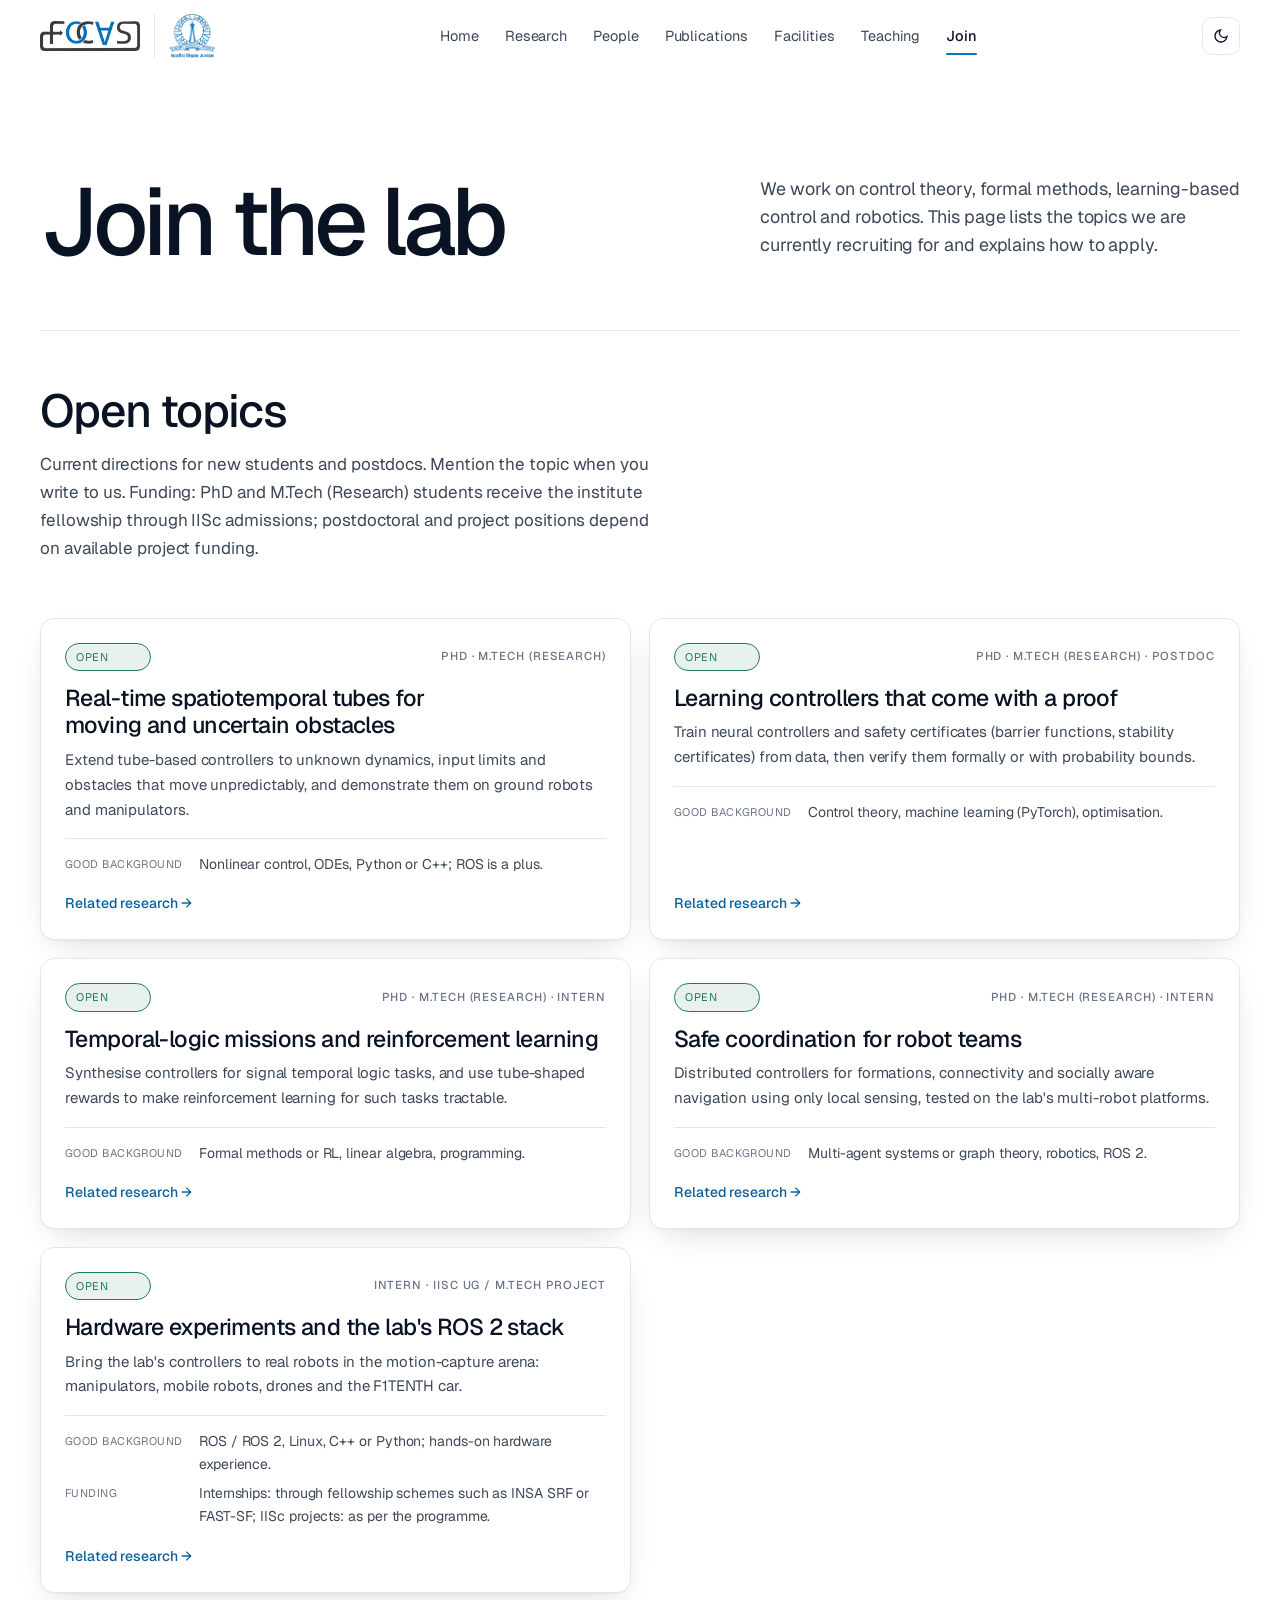
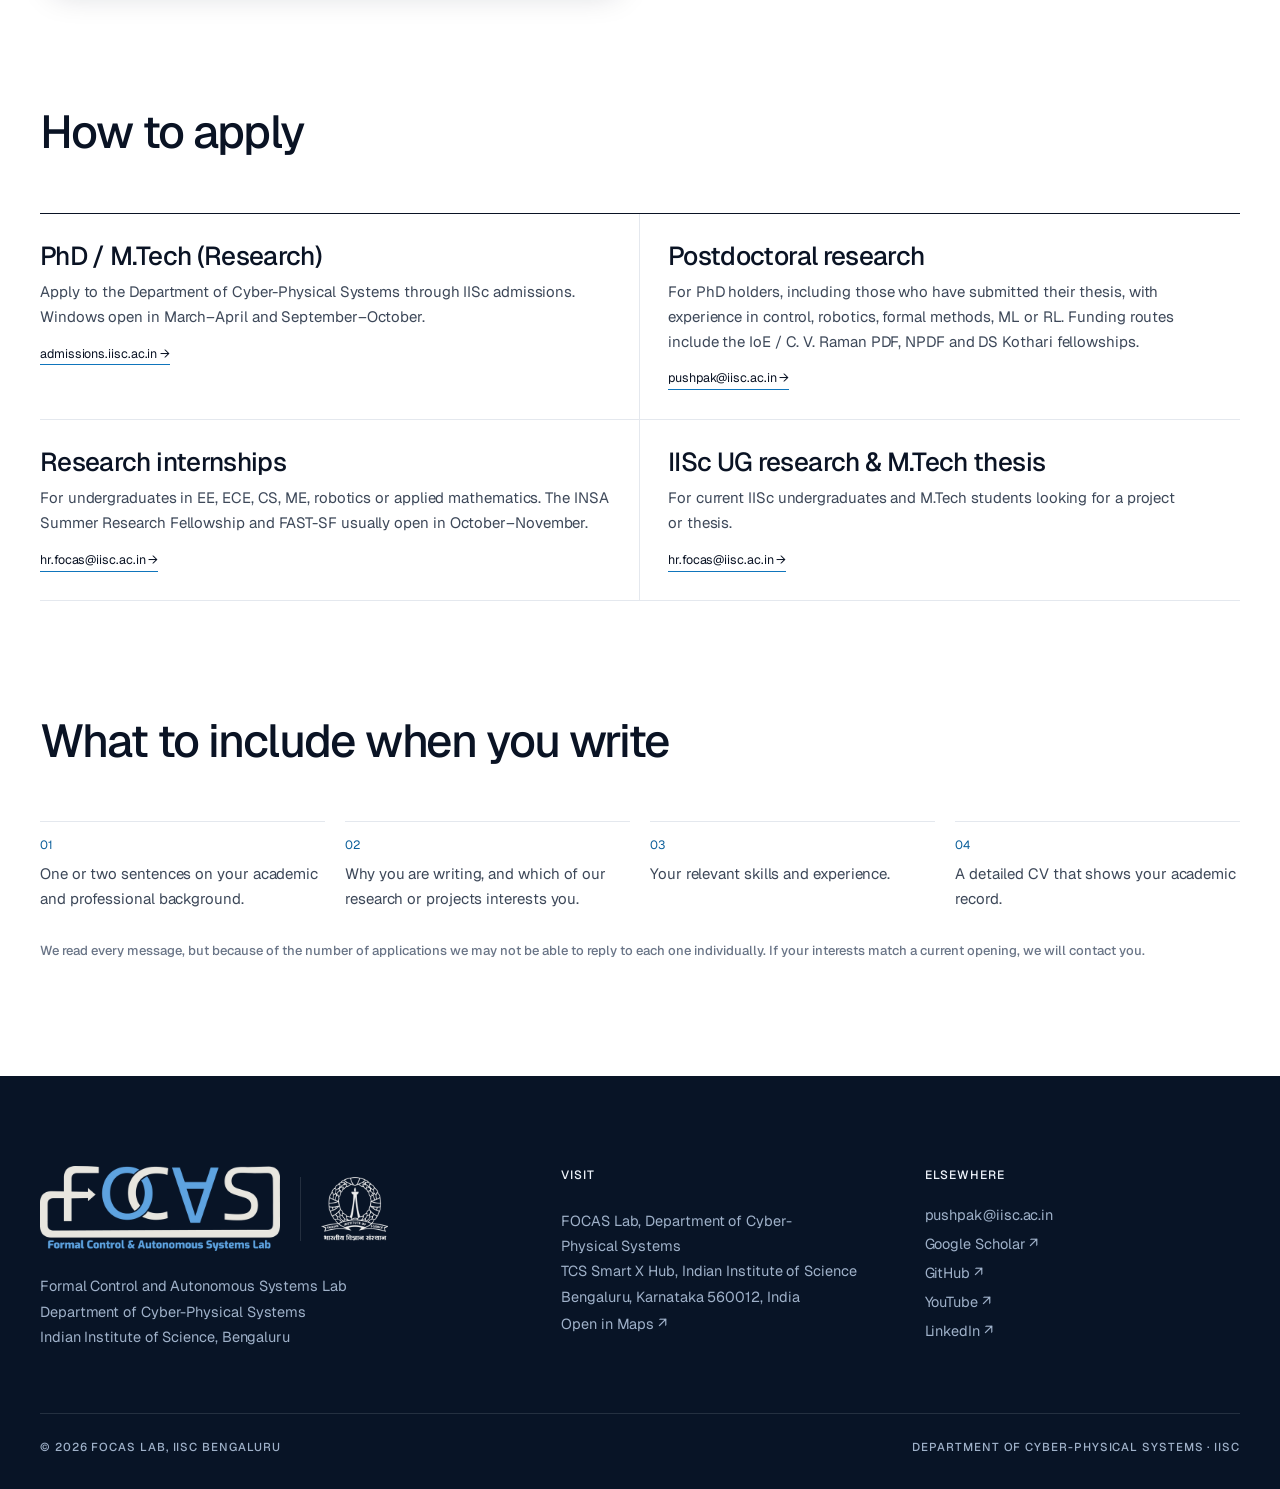
<file: focaslab-site/join.html>
<!doctype html>
<html lang="en">
<head>
<meta charset="utf-8">
<meta name="viewport" content="width=device-width,initial-scale=1">
<title>Join — FOCAS Lab</title>
<meta name="description" content="Formal Control and Autonomous Systems Lab, Department of Cyber-Physical Systems, IISc Bengaluru.">
<meta property="og:title" content="Join — FOCAS Lab">
<meta property="og:description" content="Formal Control and Autonomous Systems Lab, Department of Cyber-Physical Systems, IISc Bengaluru.">
<meta property="og:type" content="website">
<meta property="og:site_name" content="FOCAS Lab, IISc">
<meta property="og:image" content="https://chayanpaul007.github.io/focaslab-website/assets/og.jpg">
<meta property="og:image:width" content="1200"><meta property="og:image:height" content="630">
<meta name="twitter:card" content="summary_large_image">
<meta name="theme-color" content="#0b1f3a">
<link rel="icon" href="assets/favicon.svg" type="image/svg+xml">
<link rel="preconnect" href="https://fonts.googleapis.com"><link rel="preconnect" href="https://fonts.gstatic.com" crossorigin>
<link href="https://fonts.googleapis.com/css2?family=Geist:wght@400;500;600&family=Geist+Mono:wght@400;500&family=STIX+Two+Text:ital,wght@1,400;1,500&display=swap" rel="stylesheet">
<link rel="stylesheet" href="assets/style.css">
<script>document.documentElement.classList.add('js')</script>
</head>
<body data-page="join">
<main id="main">
<div class="wrap page-head"><h1>Join the lab</h1>
<p>We work on control theory, formal methods, learning-based control and robotics. This page lists the topics we are currently recruiting for and explains how to apply.</p></div>
<section style="padding-top:56px"><div class="wrap">
  <div class="sec-head"><h2>Open topics</h2><p>Current directions for new students and postdocs. Mention the topic when you write to us. Funding: PhD and M.Tech (Research) students receive the institute fellowship through IISc admissions; postdoctoral and project positions depend on available project funding.</p></div>
  <div class="projects" id="projects"></div>
</div></section>
<section style="padding-top:0"><div class="wrap">
  <div class="sec-head"><h2>How to apply</h2></div>
  <div class="open" id="open"></div>
</div></section>
<section style="padding-top:0"><div class="wrap">
  <div class="sec-head"><h2>What to include when you write</h2></div>
  <ol class="steps"><li>One or two sentences on your academic and professional background.</li><li>Why you are writing, and which of our research or projects interests you.</li><li>Your relevant skills and experience.</li><li>A detailed CV that shows your academic record.</li></ol>
  <p class="mono" style="margin-top:28px;text-transform:none;letter-spacing:0;font-size:13px">We read every message, but because of the number of applications we may not be able to reply to each one individually. If your interests match a current opening, we will contact you.</p>
</div></section>
</main>
<script src="assets/site.js"></script>
</body>
</html>
</file>
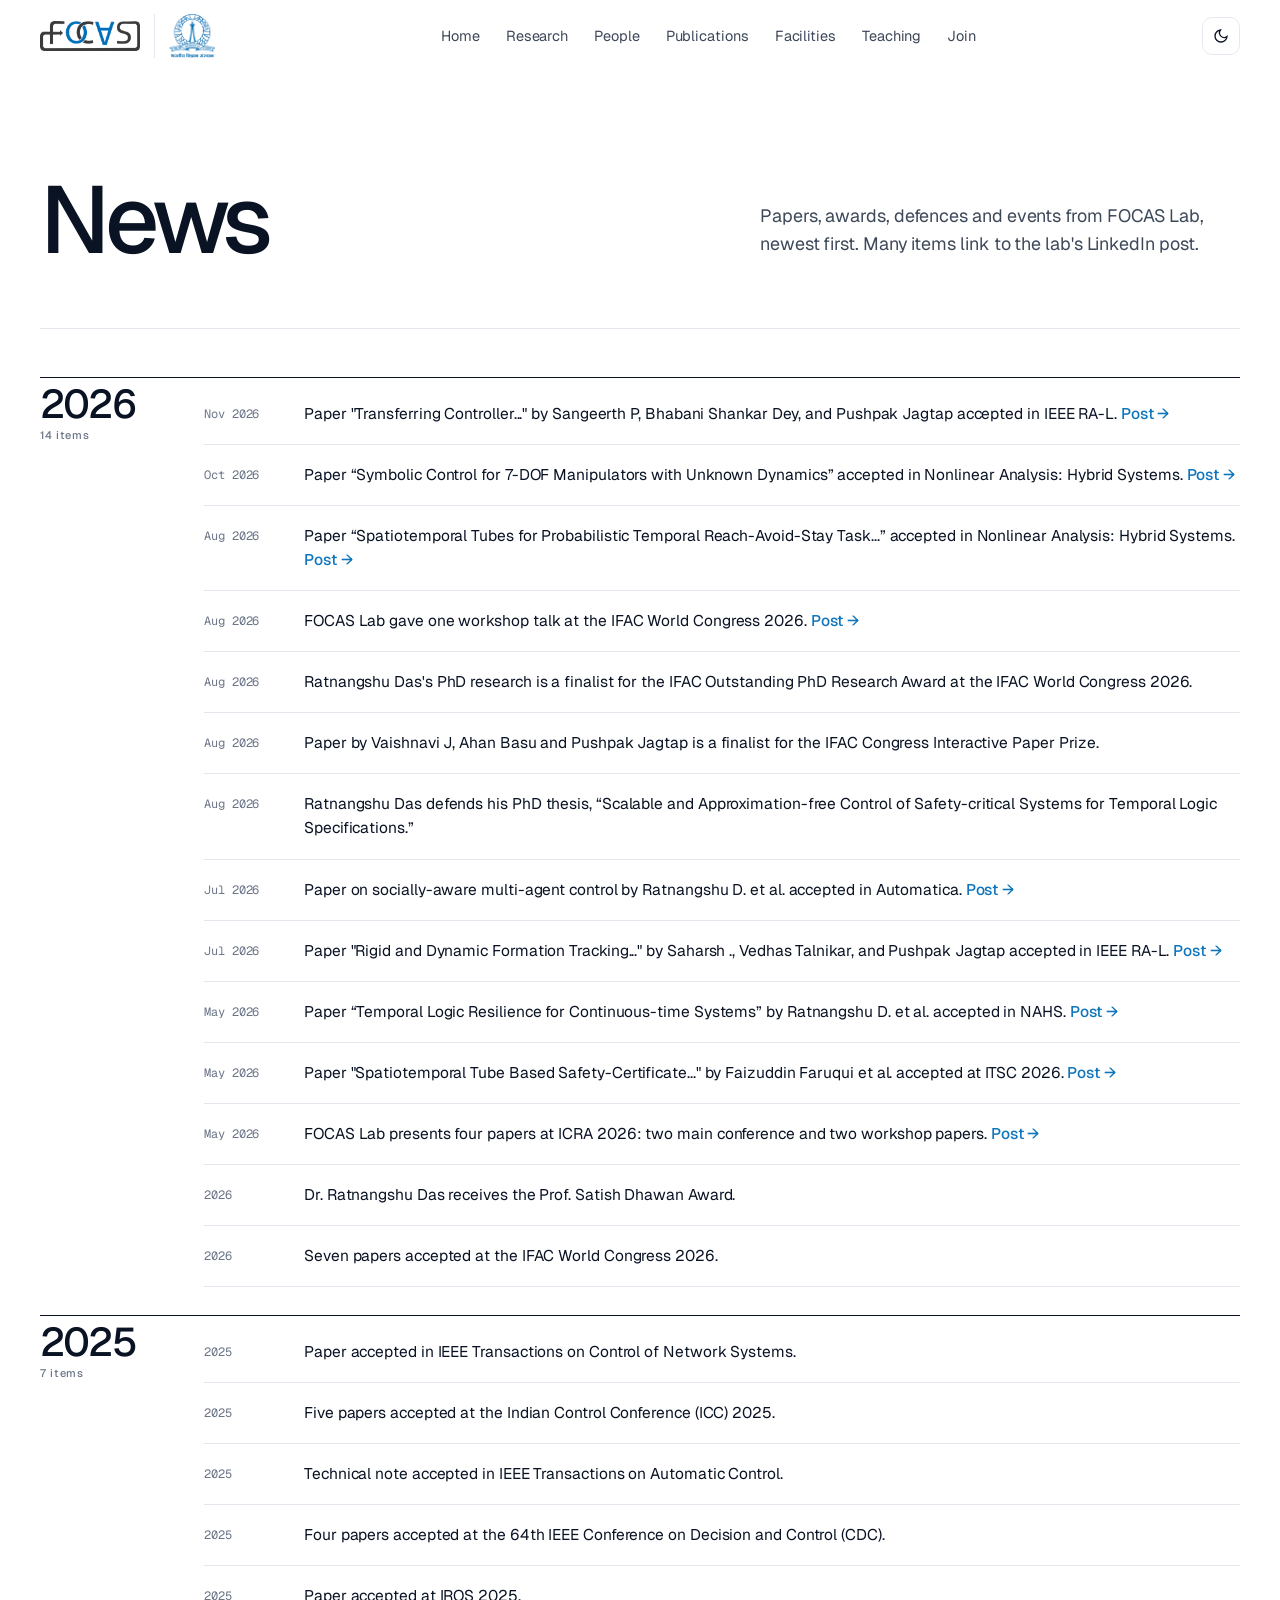
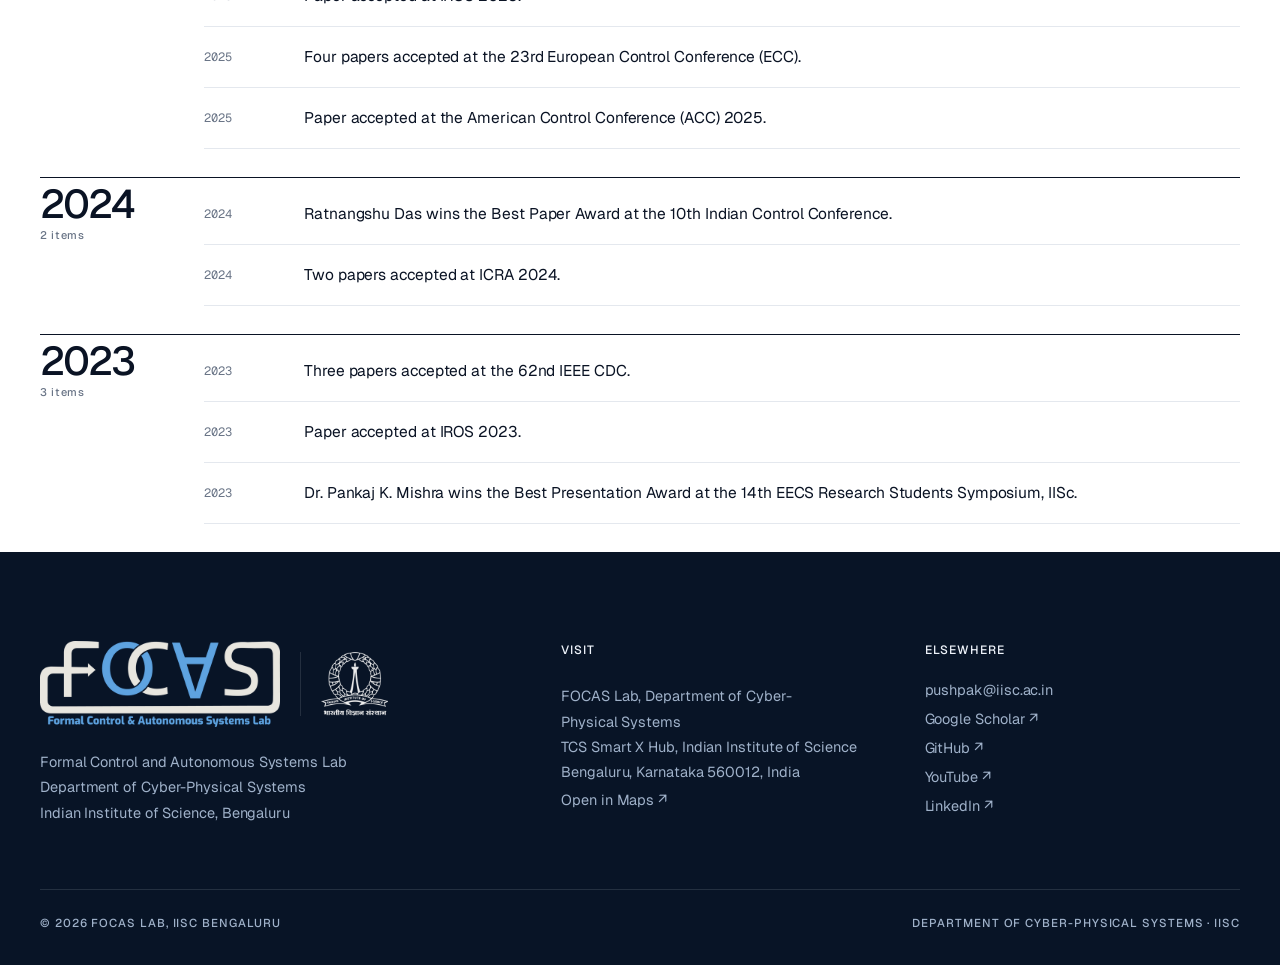
<file: focaslab-site/news.html>
<!doctype html>
<html lang="en">
<head>
<meta charset="utf-8">
<meta name="viewport" content="width=device-width,initial-scale=1">
<title>News — FOCAS Lab</title>
<meta name="description" content="Formal Control and Autonomous Systems Lab, Department of Cyber-Physical Systems, IISc Bengaluru.">
<meta property="og:title" content="News — FOCAS Lab">
<meta property="og:description" content="Formal Control and Autonomous Systems Lab, Department of Cyber-Physical Systems, IISc Bengaluru.">
<meta property="og:type" content="website">
<meta property="og:site_name" content="FOCAS Lab, IISc">
<meta property="og:image" content="https://chayanpaul007.github.io/focaslab-website/assets/og.jpg">
<meta property="og:image:width" content="1200"><meta property="og:image:height" content="630">
<meta name="twitter:card" content="summary_large_image">
<meta name="theme-color" content="#0b1f3a">
<link rel="icon" href="assets/favicon.svg" type="image/svg+xml">
<link rel="preconnect" href="https://fonts.googleapis.com"><link rel="preconnect" href="https://fonts.gstatic.com" crossorigin>
<link href="https://fonts.googleapis.com/css2?family=Geist:wght@400;500;600&family=Geist+Mono:wght@400;500&family=STIX+Two+Text:ital,wght@1,400;1,500&display=swap" rel="stylesheet">
<link rel="stylesheet" href="assets/style.css">
<script>document.documentElement.classList.add('js')</script>
</head>
<body data-page="news">
<main id="main">
<div class="wrap page-head"><h1>News</h1>
<p>Papers, awards, defences and events from FOCAS Lab, newest first. Many items link to the lab's LinkedIn post.</p></div>
<div class="wrap skel" id="allnews" style="margin-top:48px"></div>
</main>
<script src="assets/site.js"></script>
</body>
</html>
</file>
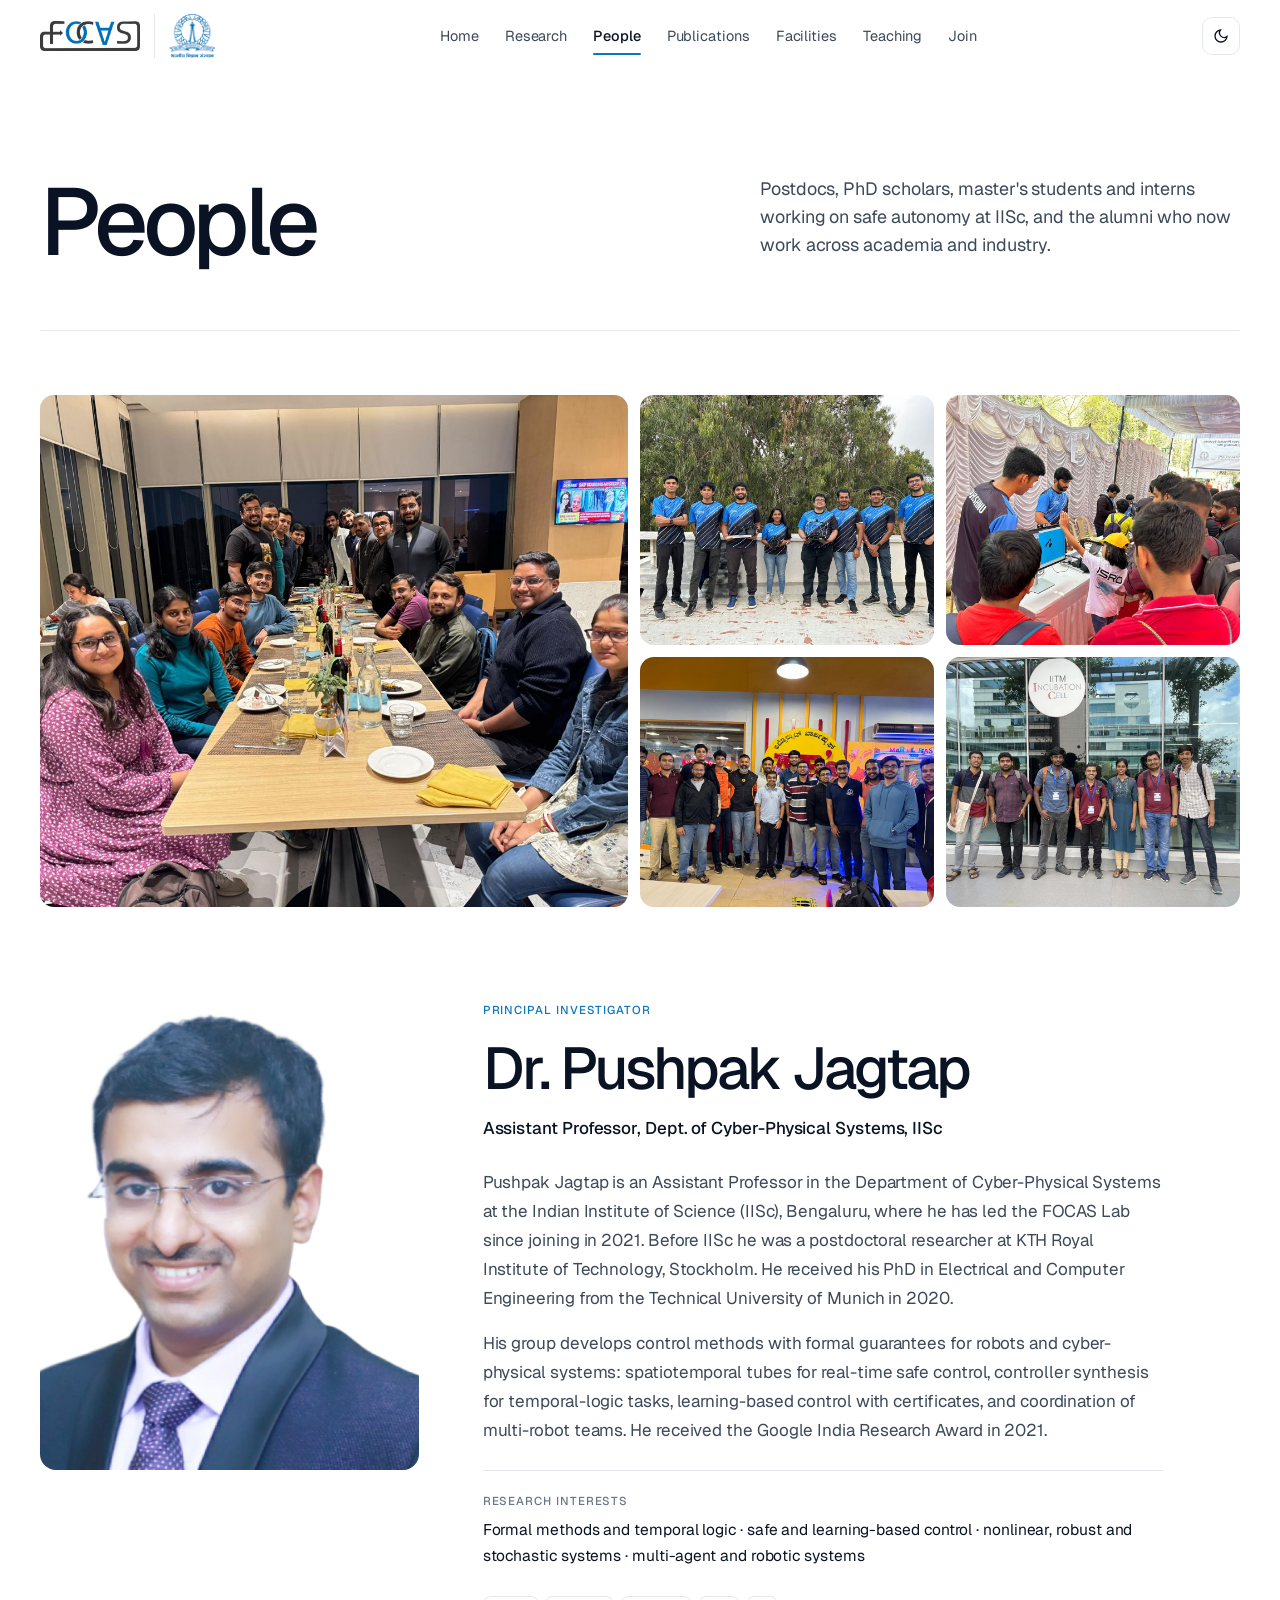
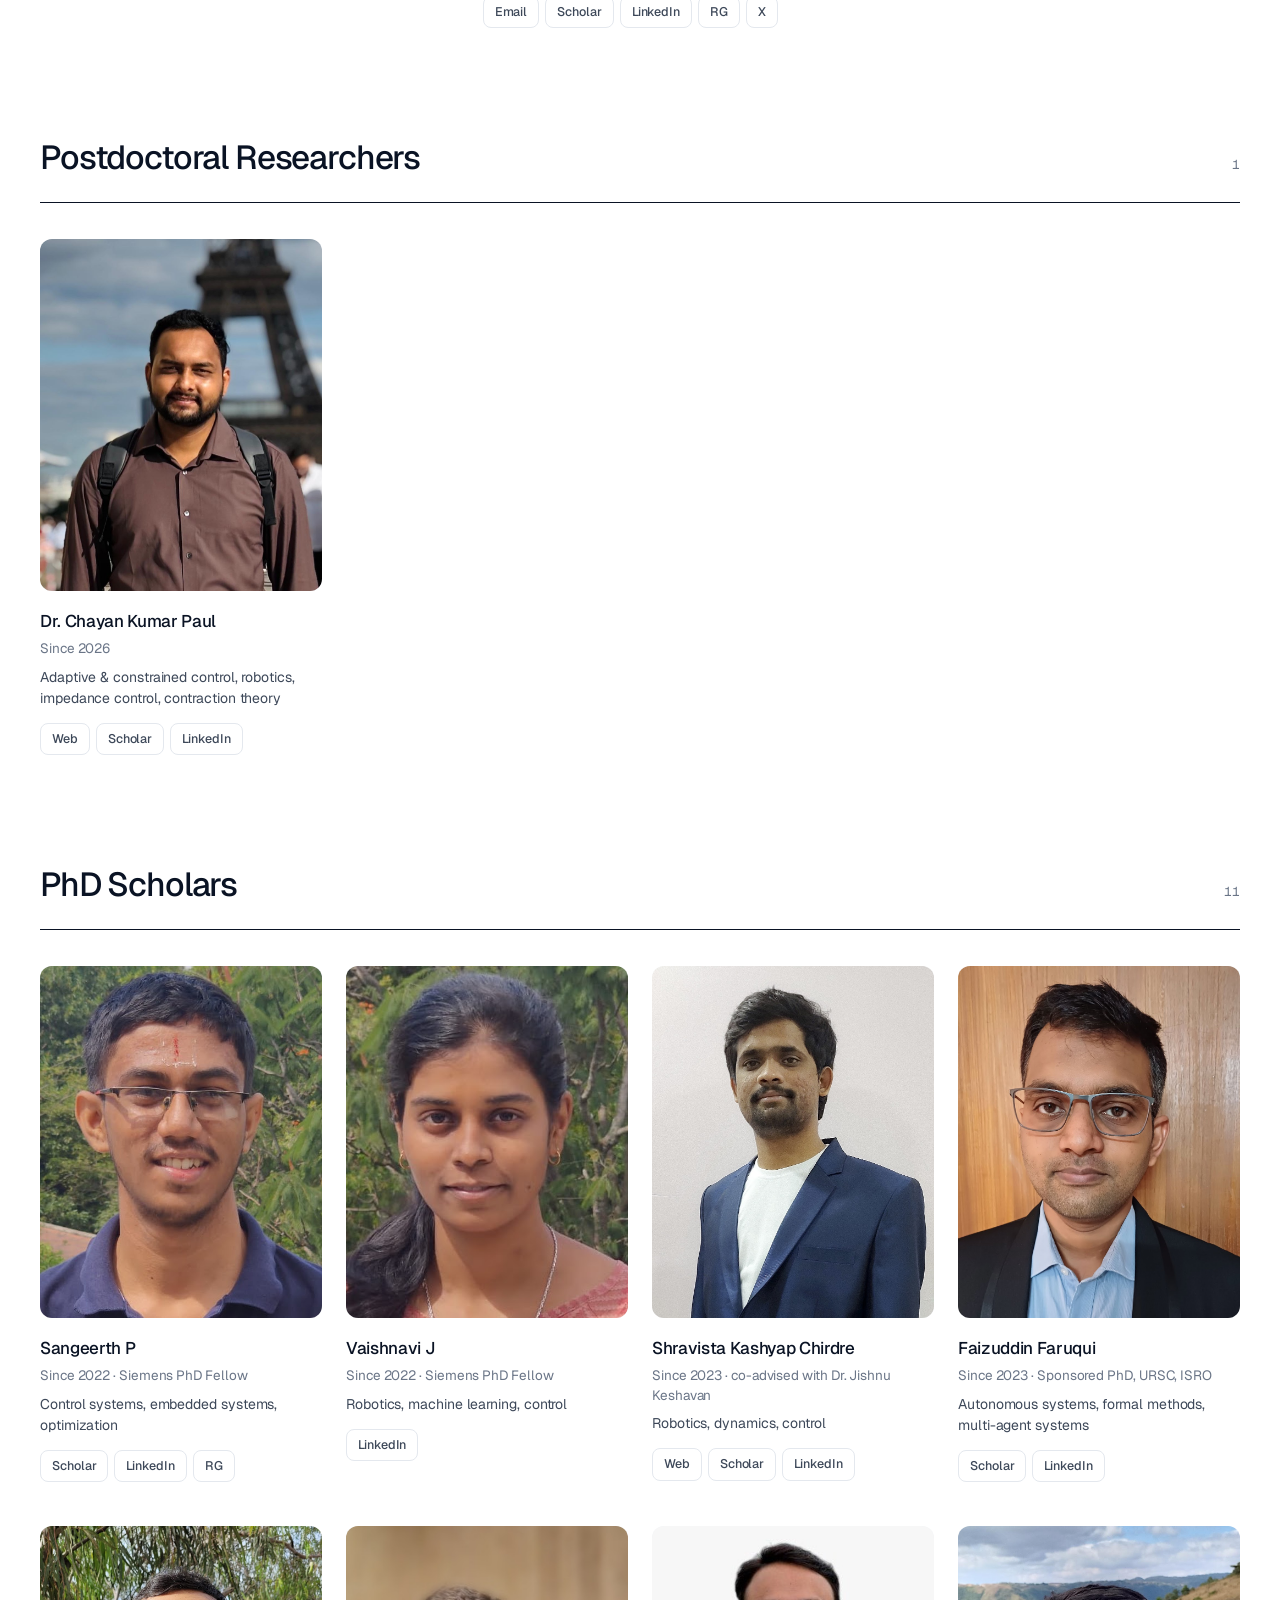
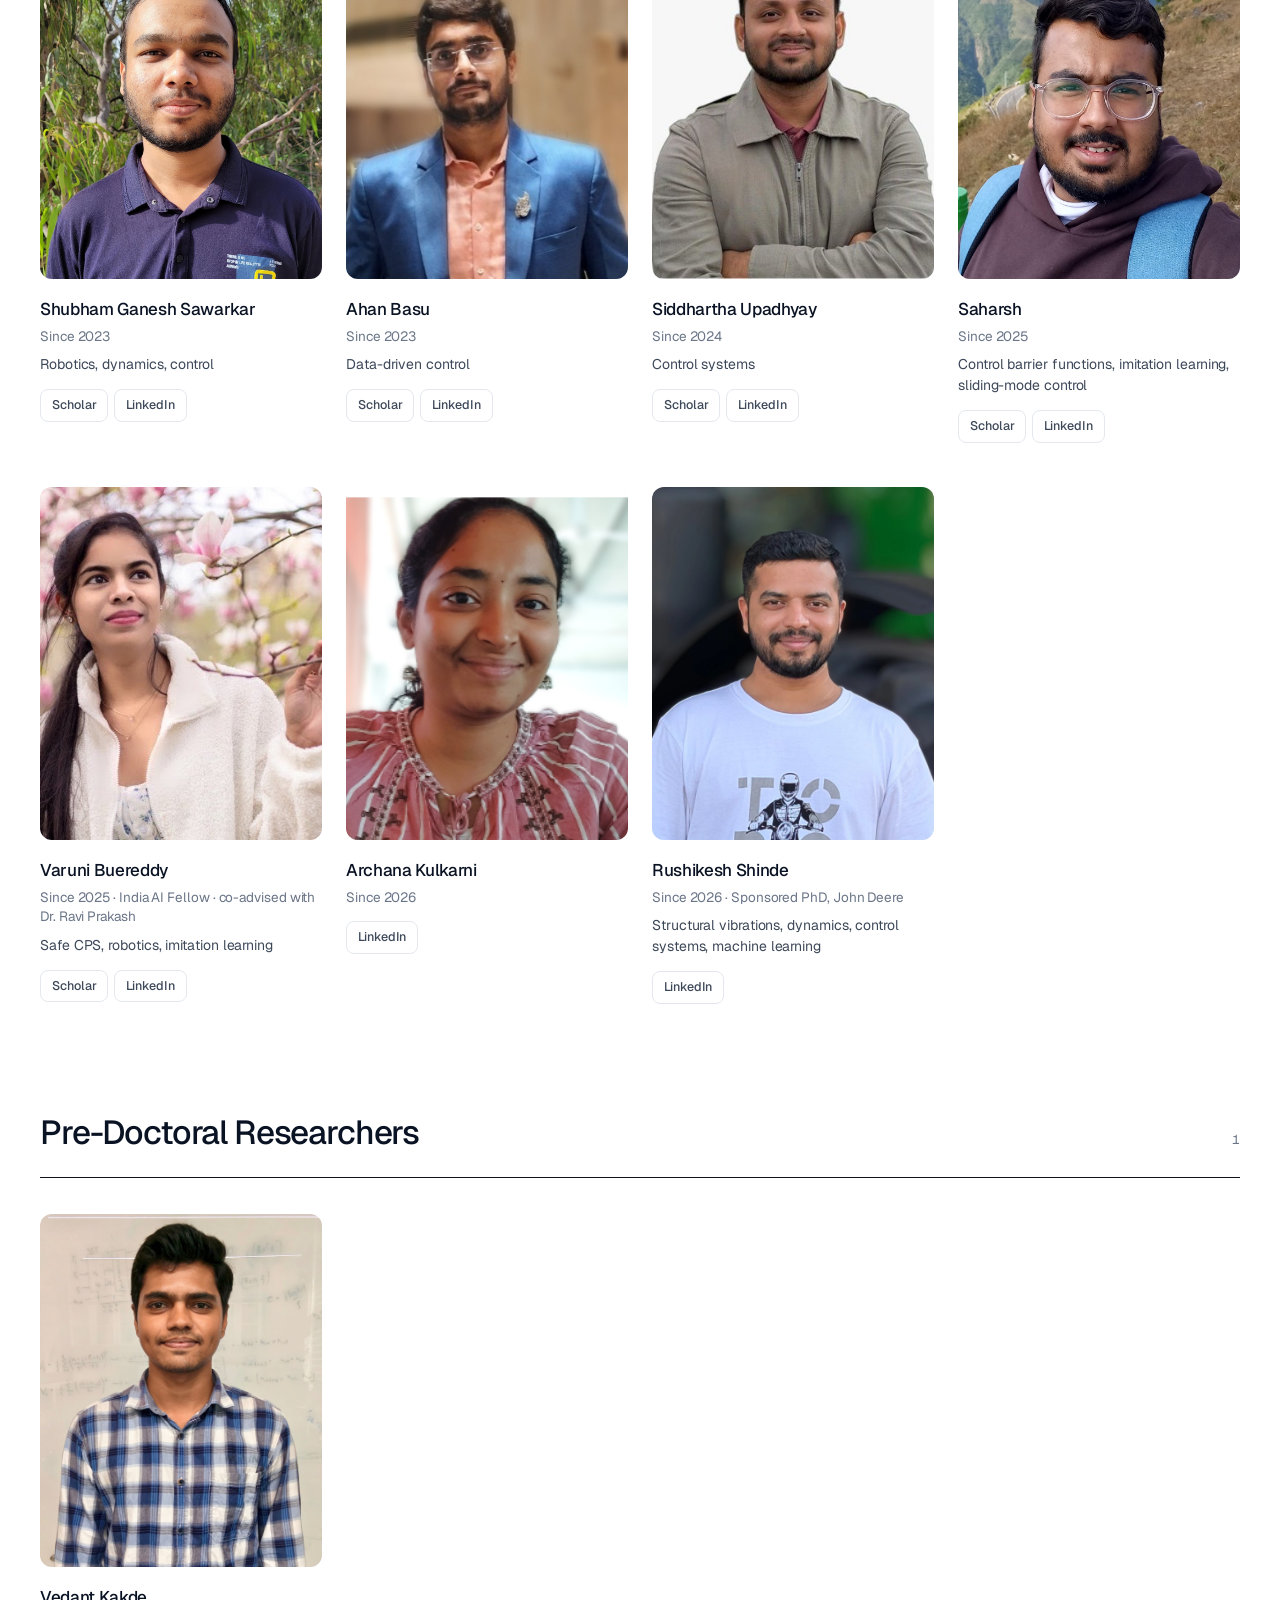
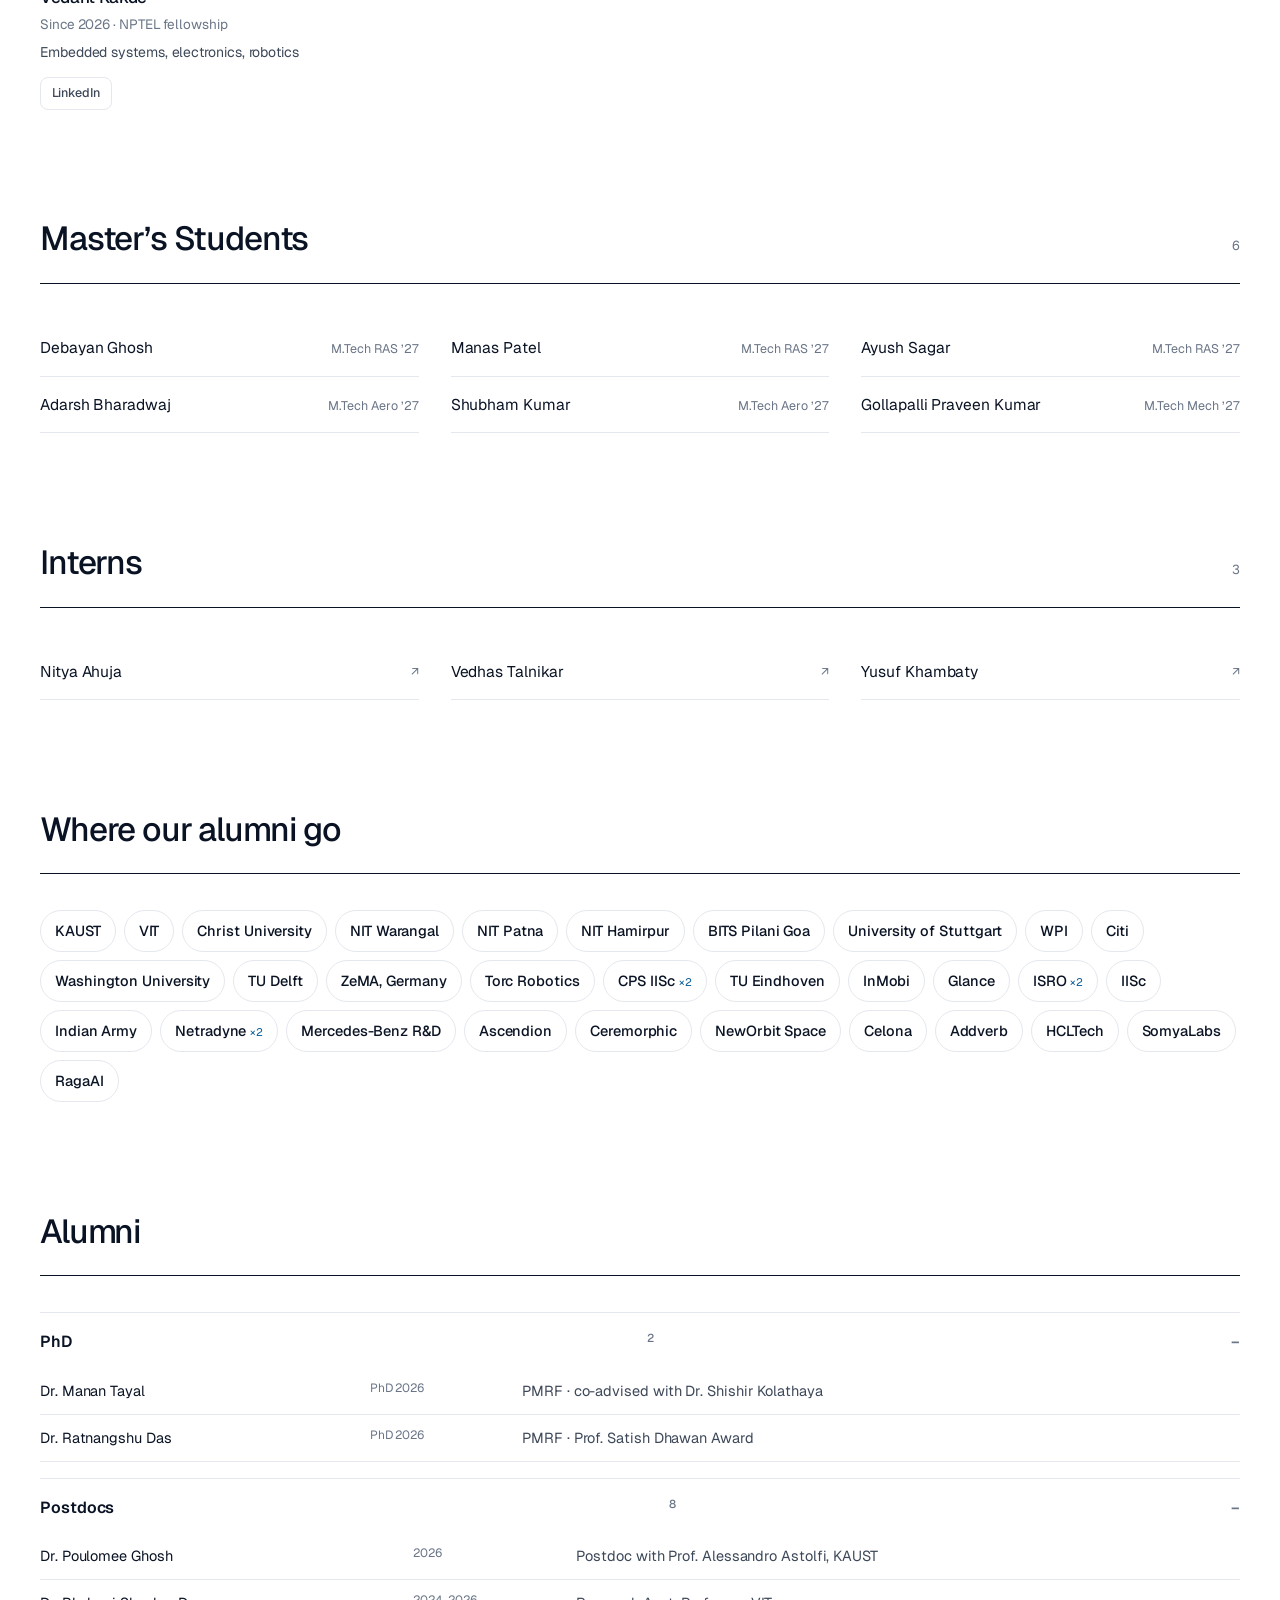
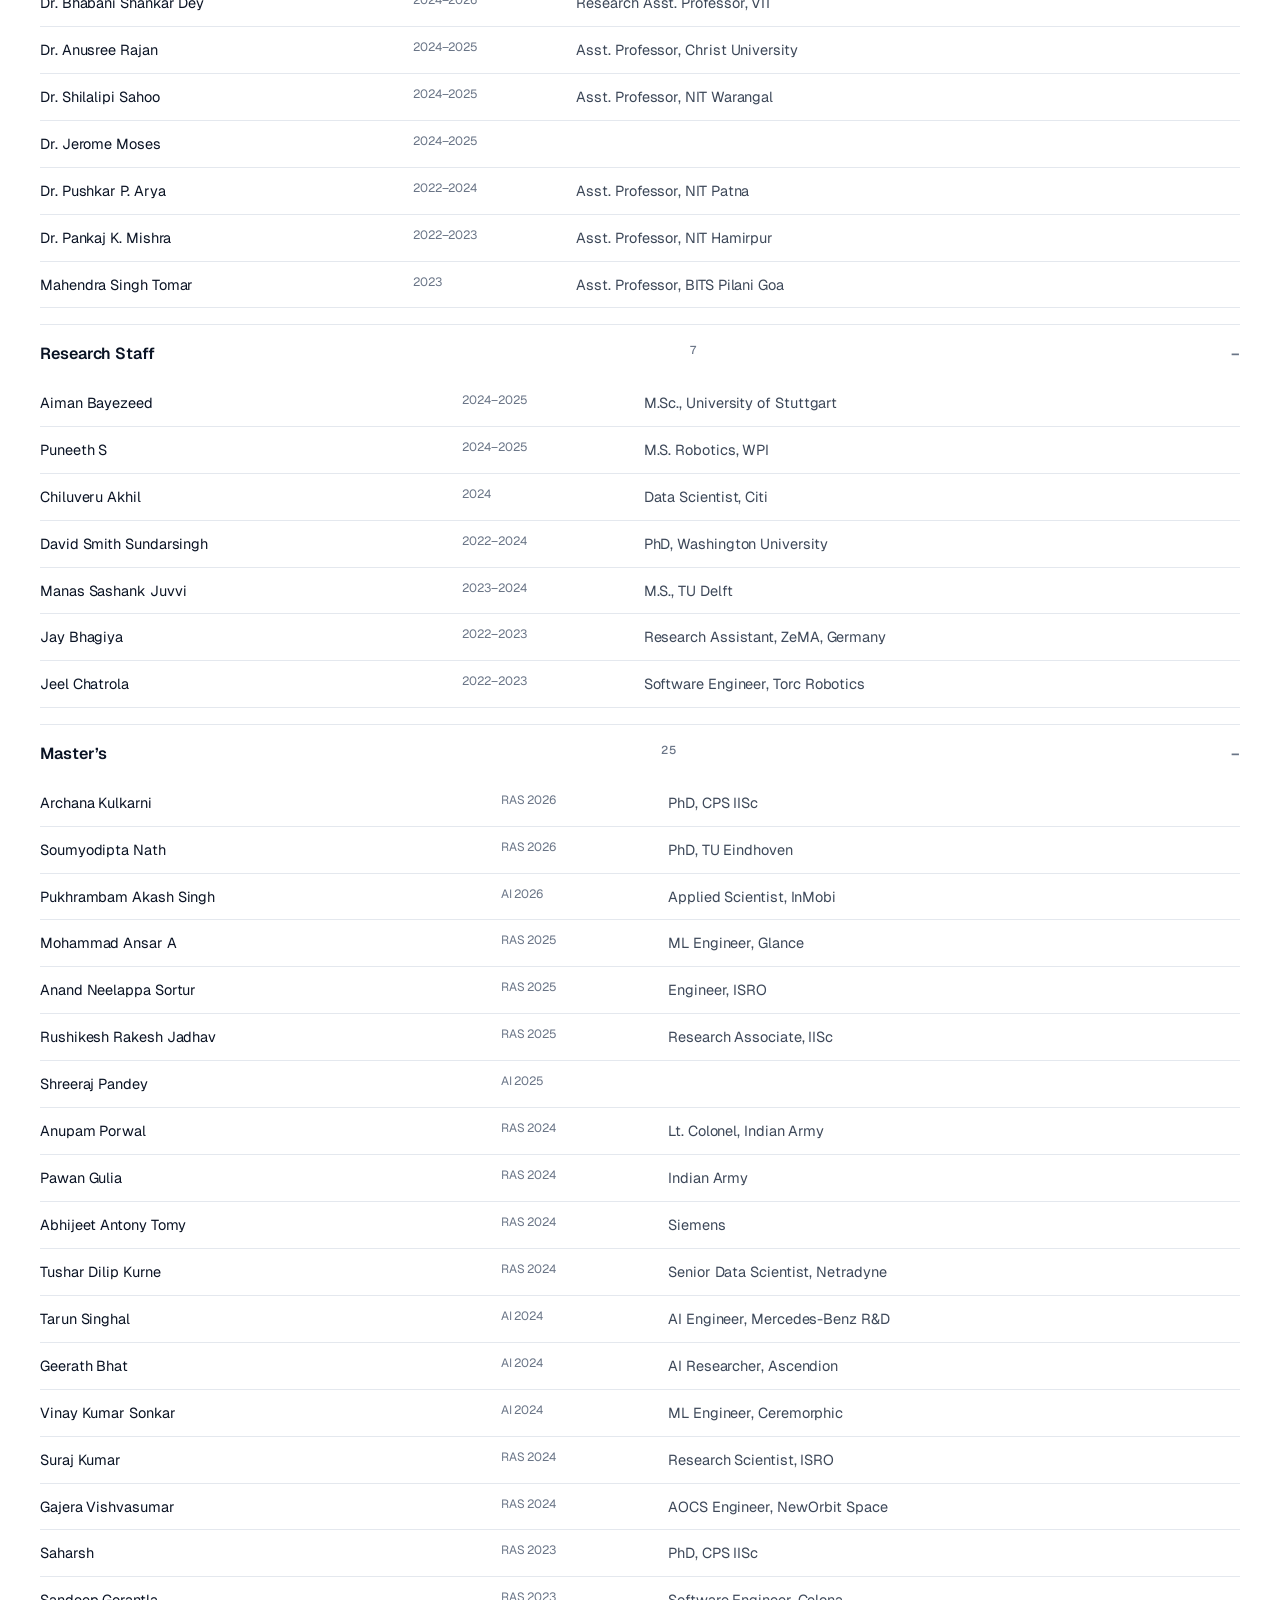
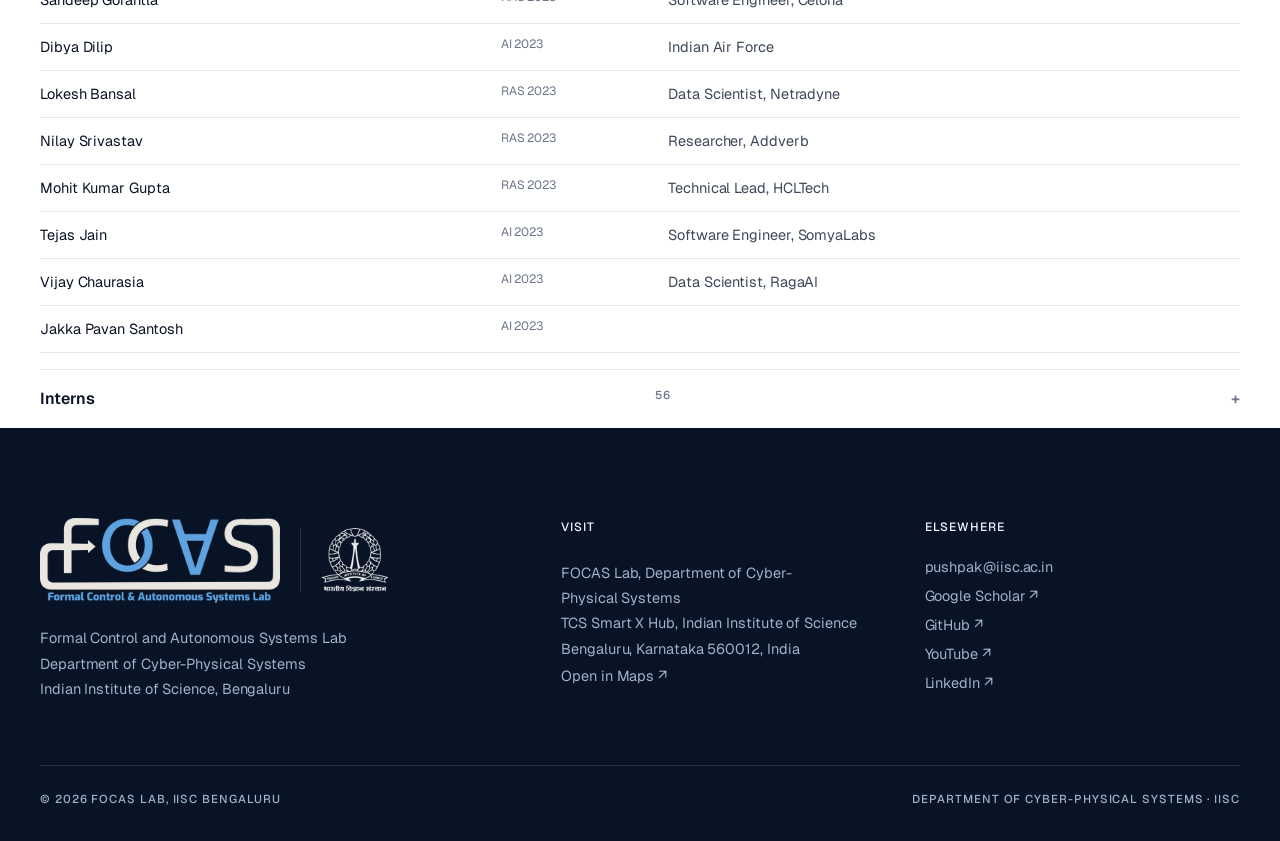
<file: focaslab-site/people.html>
<!doctype html>
<html lang="en">
<head>
<meta charset="utf-8">
<meta name="viewport" content="width=device-width,initial-scale=1">
<title>People — FOCAS Lab</title>
<meta name="description" content="Formal Control and Autonomous Systems Lab, Department of Cyber-Physical Systems, IISc Bengaluru.">
<meta property="og:title" content="People — FOCAS Lab">
<meta property="og:description" content="Formal Control and Autonomous Systems Lab, Department of Cyber-Physical Systems, IISc Bengaluru.">
<meta property="og:type" content="website">
<meta property="og:site_name" content="FOCAS Lab, IISc">
<meta property="og:image" content="https://chayanpaul007.github.io/focaslab-website/assets/og.jpg">
<meta property="og:image:width" content="1200"><meta property="og:image:height" content="630">
<meta name="twitter:card" content="summary_large_image">
<meta name="theme-color" content="#0b1f3a">
<link rel="icon" href="assets/favicon.svg" type="image/svg+xml">
<link rel="preconnect" href="https://fonts.googleapis.com"><link rel="preconnect" href="https://fonts.gstatic.com" crossorigin>
<link href="https://fonts.googleapis.com/css2?family=Geist:wght@400;500;600&family=Geist+Mono:wght@400;500&family=STIX+Two+Text:ital,wght@1,400;1,500&display=swap" rel="stylesheet">
<link rel="stylesheet" href="assets/style.css">
<script>document.documentElement.classList.add('js')</script>
</head>
<body data-page="people">
<main id="main">
<div class="wrap page-head"><h1>People</h1><p>Postdocs, PhD scholars, master's students and interns working on safe autonomy at IISc, and the alumni who now work across academia and industry.</p></div>
<div class="wrap"><div class="photos" id="photos" aria-label="Lab photos"></div>
<div class="pi" id="pi"></div><div id="groups" class="skel"></div>
<div class="group"><h3>Where our alumni go</h3><ul class="went" id="went"></ul></div>
<div class="group"><h3>Alumni</h3><div id="alumni"></div></div></div>
</main>
<script src="assets/site.js"></script>
</body>
</html>
</file>
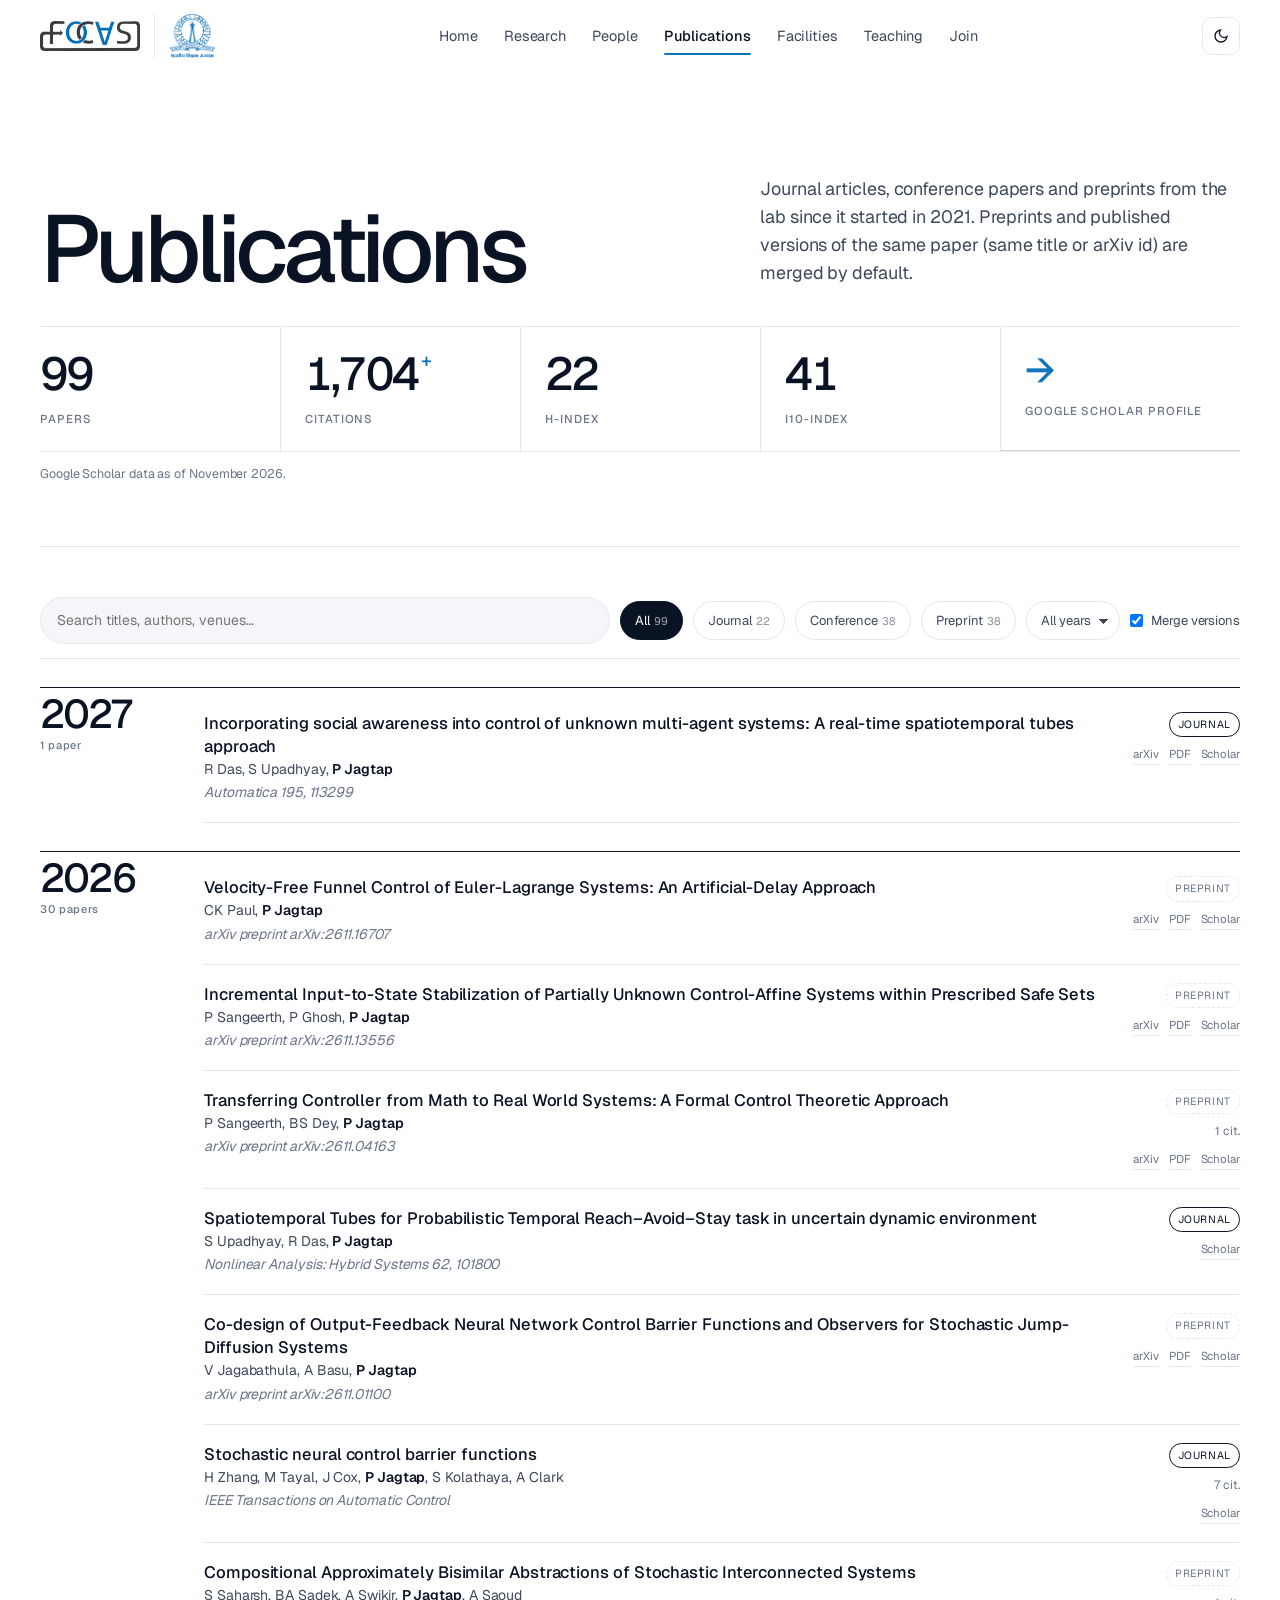
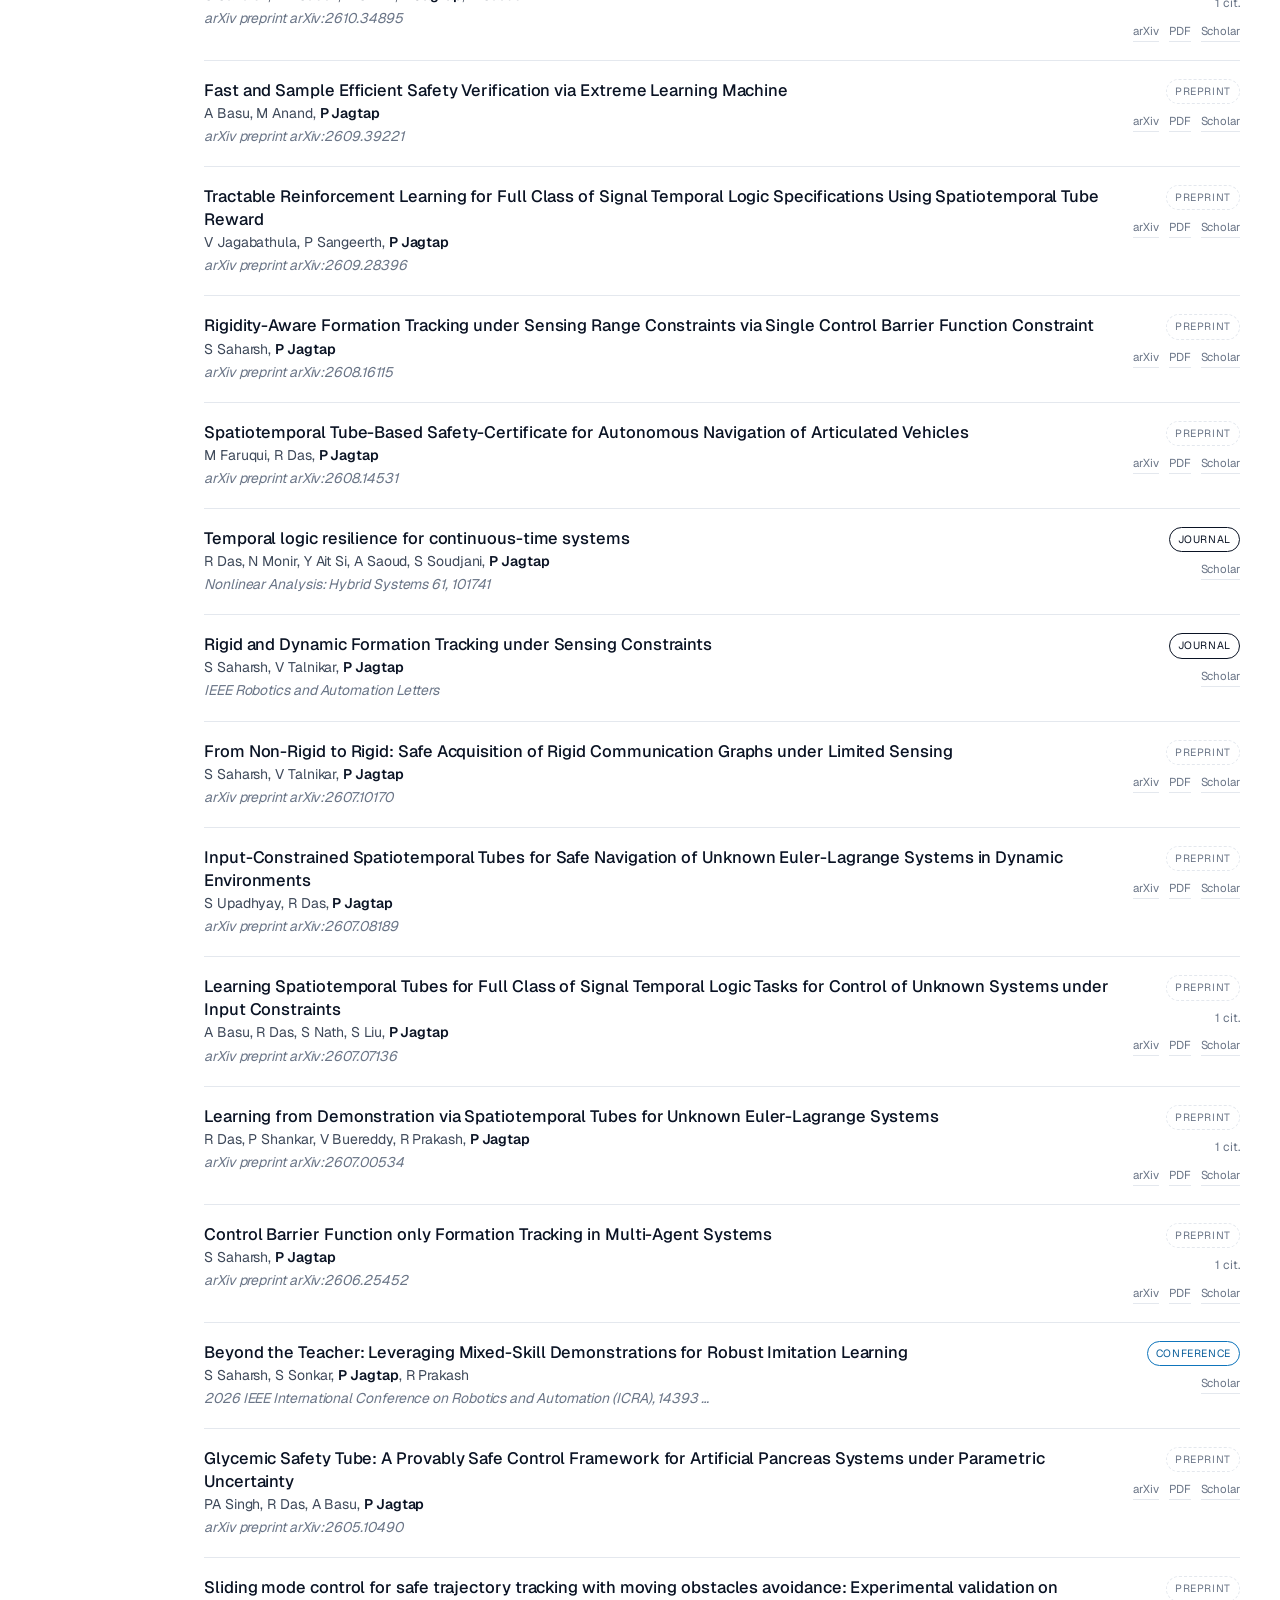
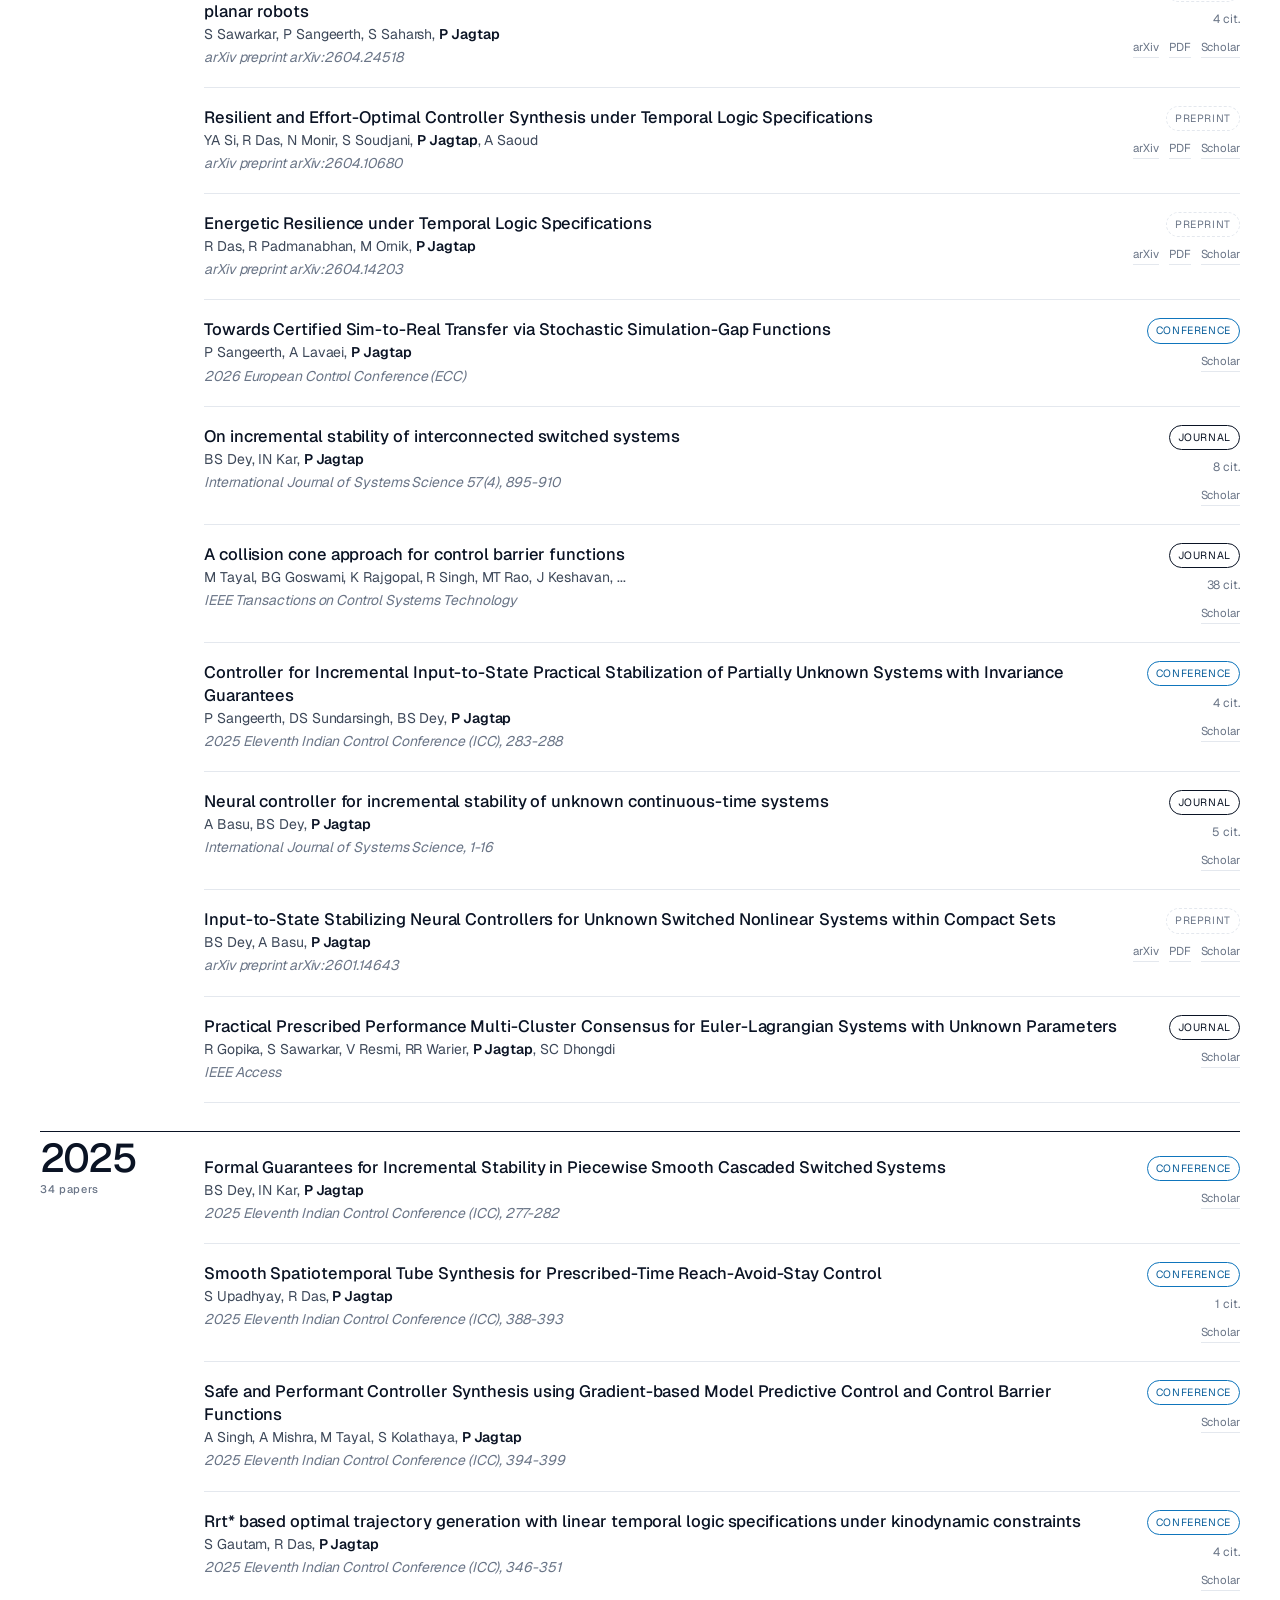
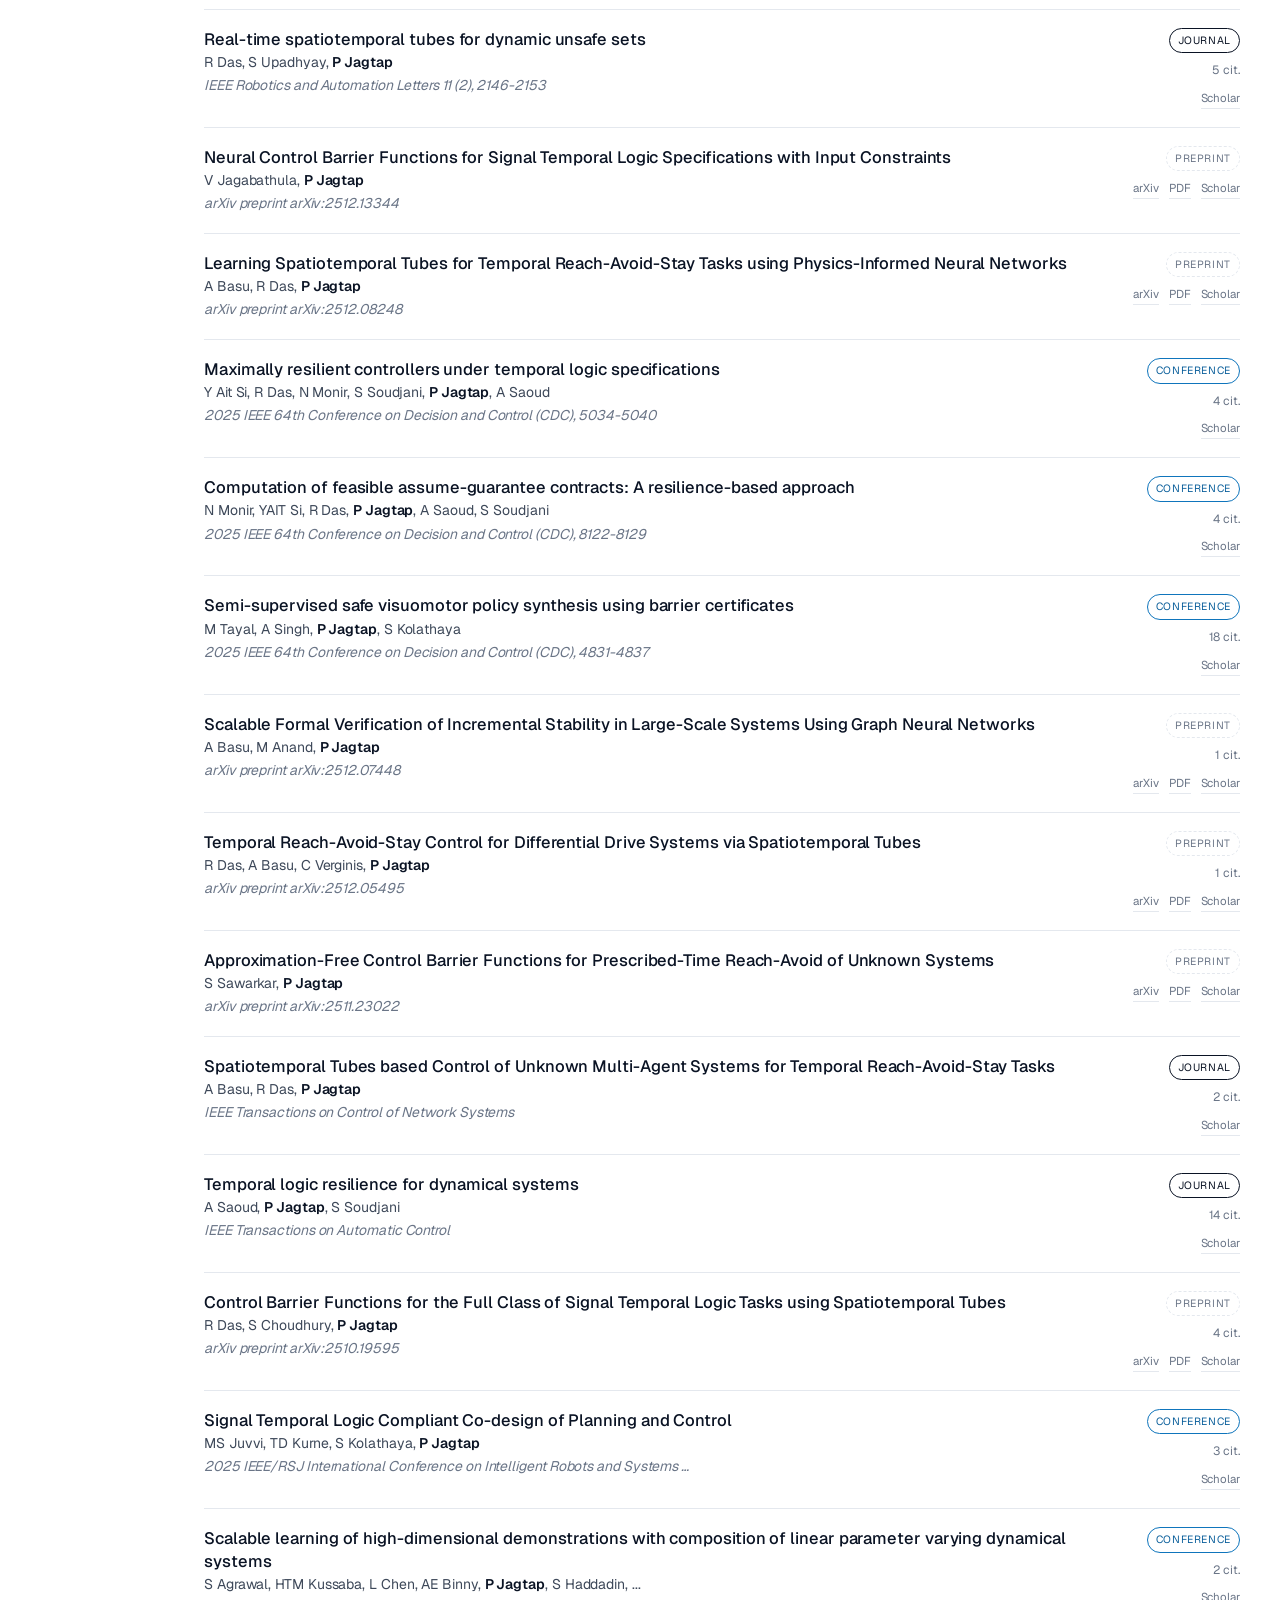
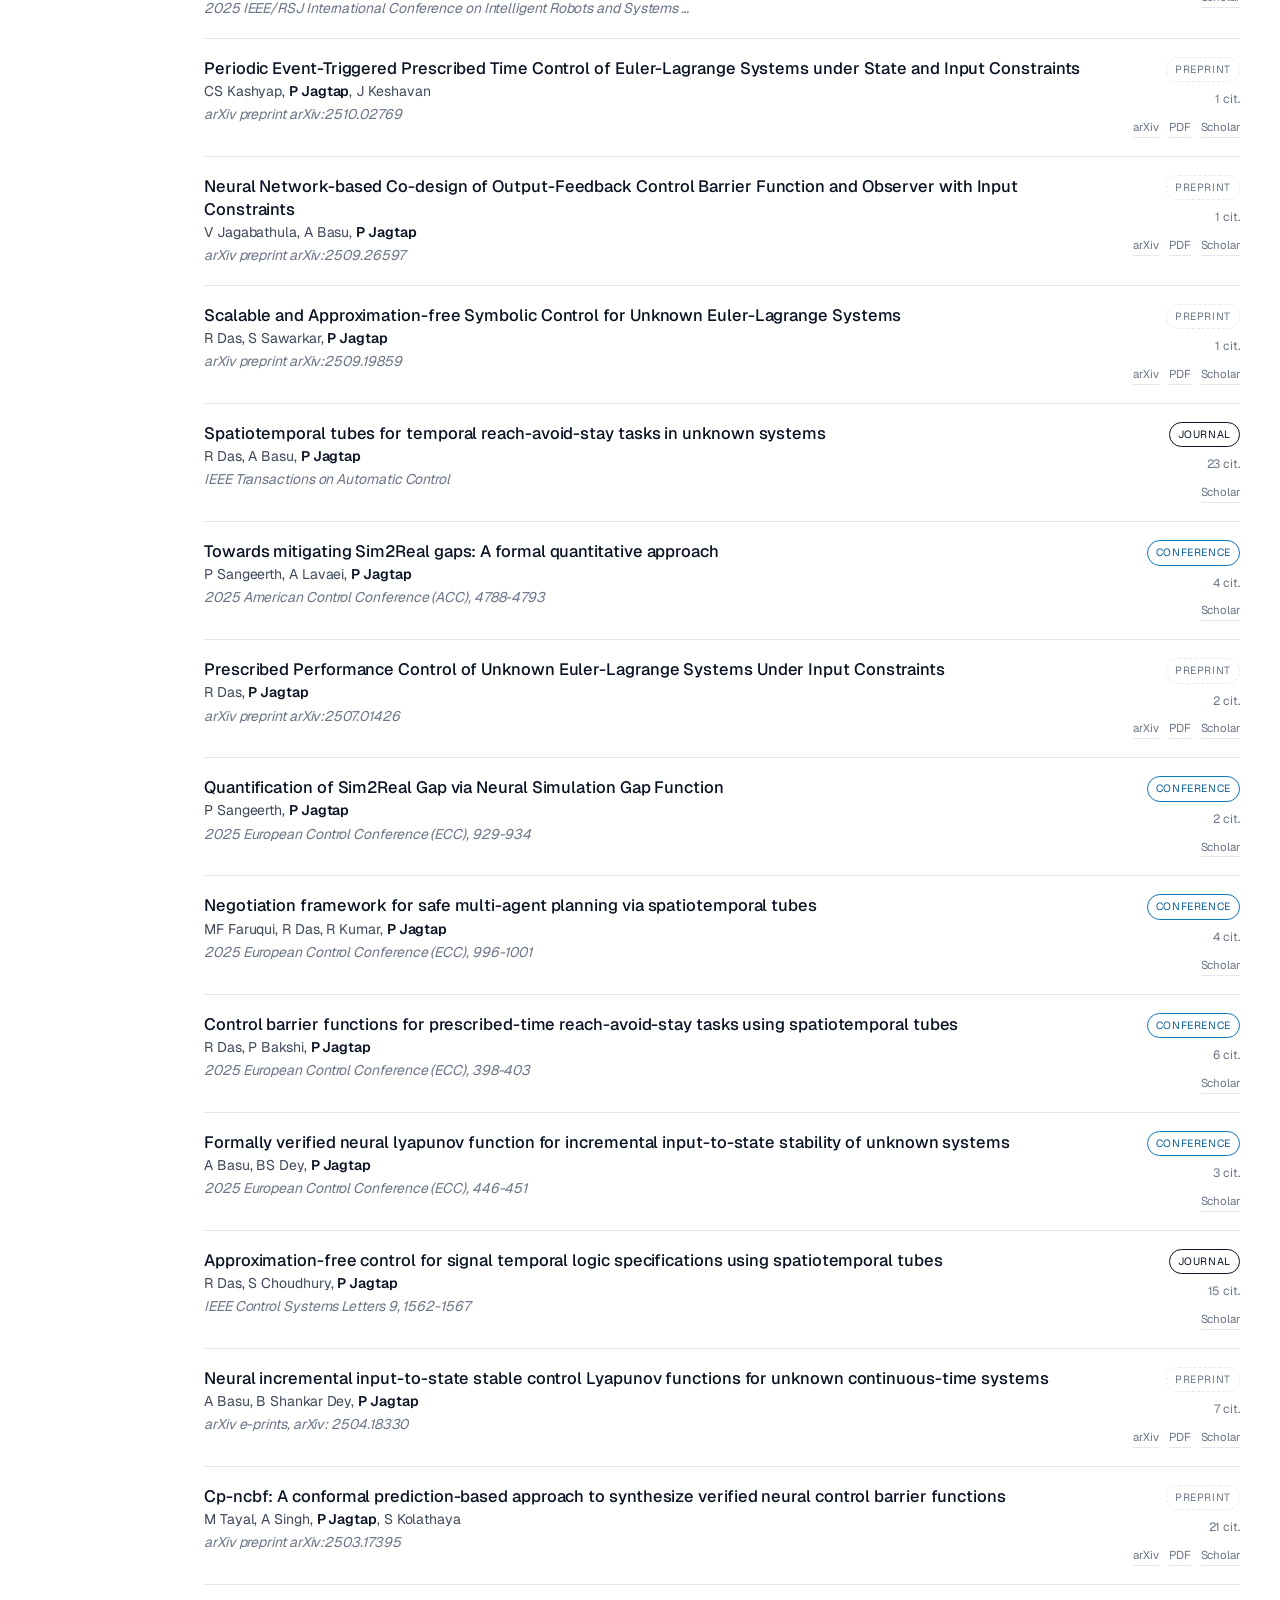
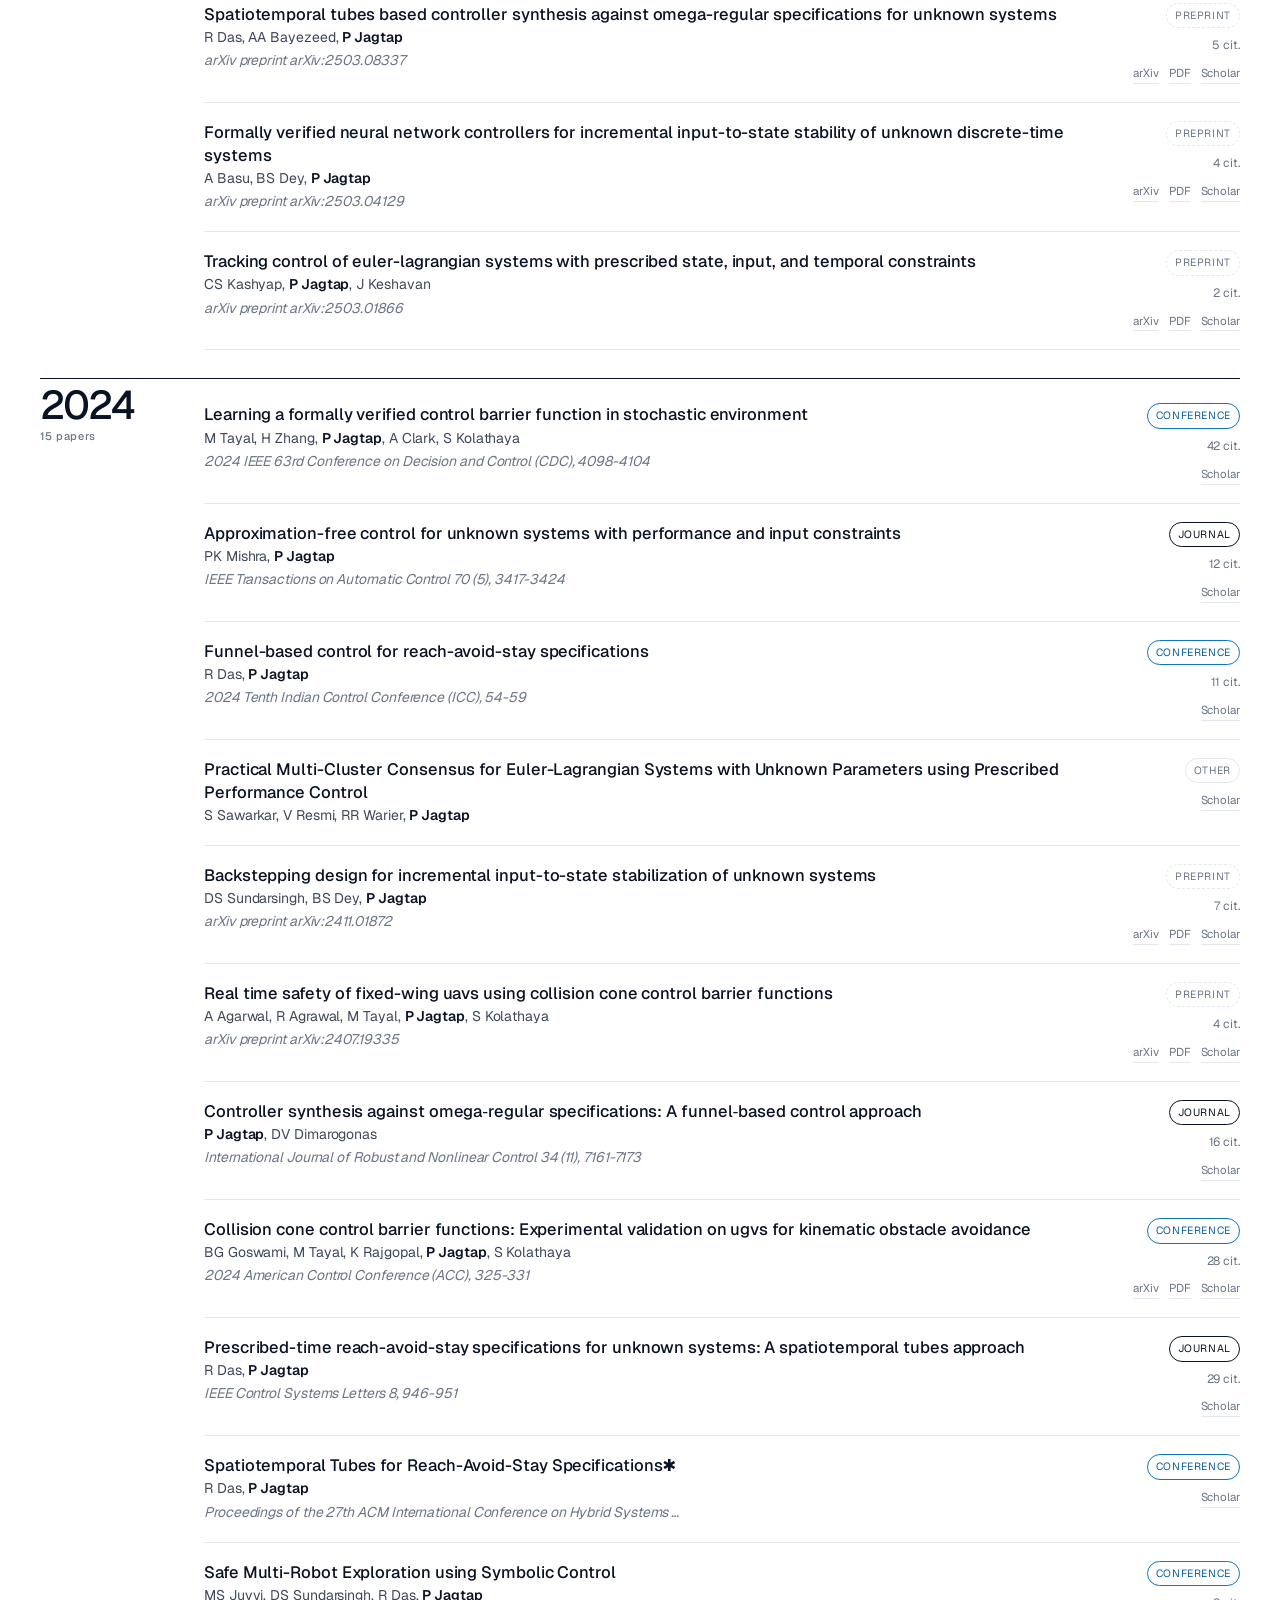
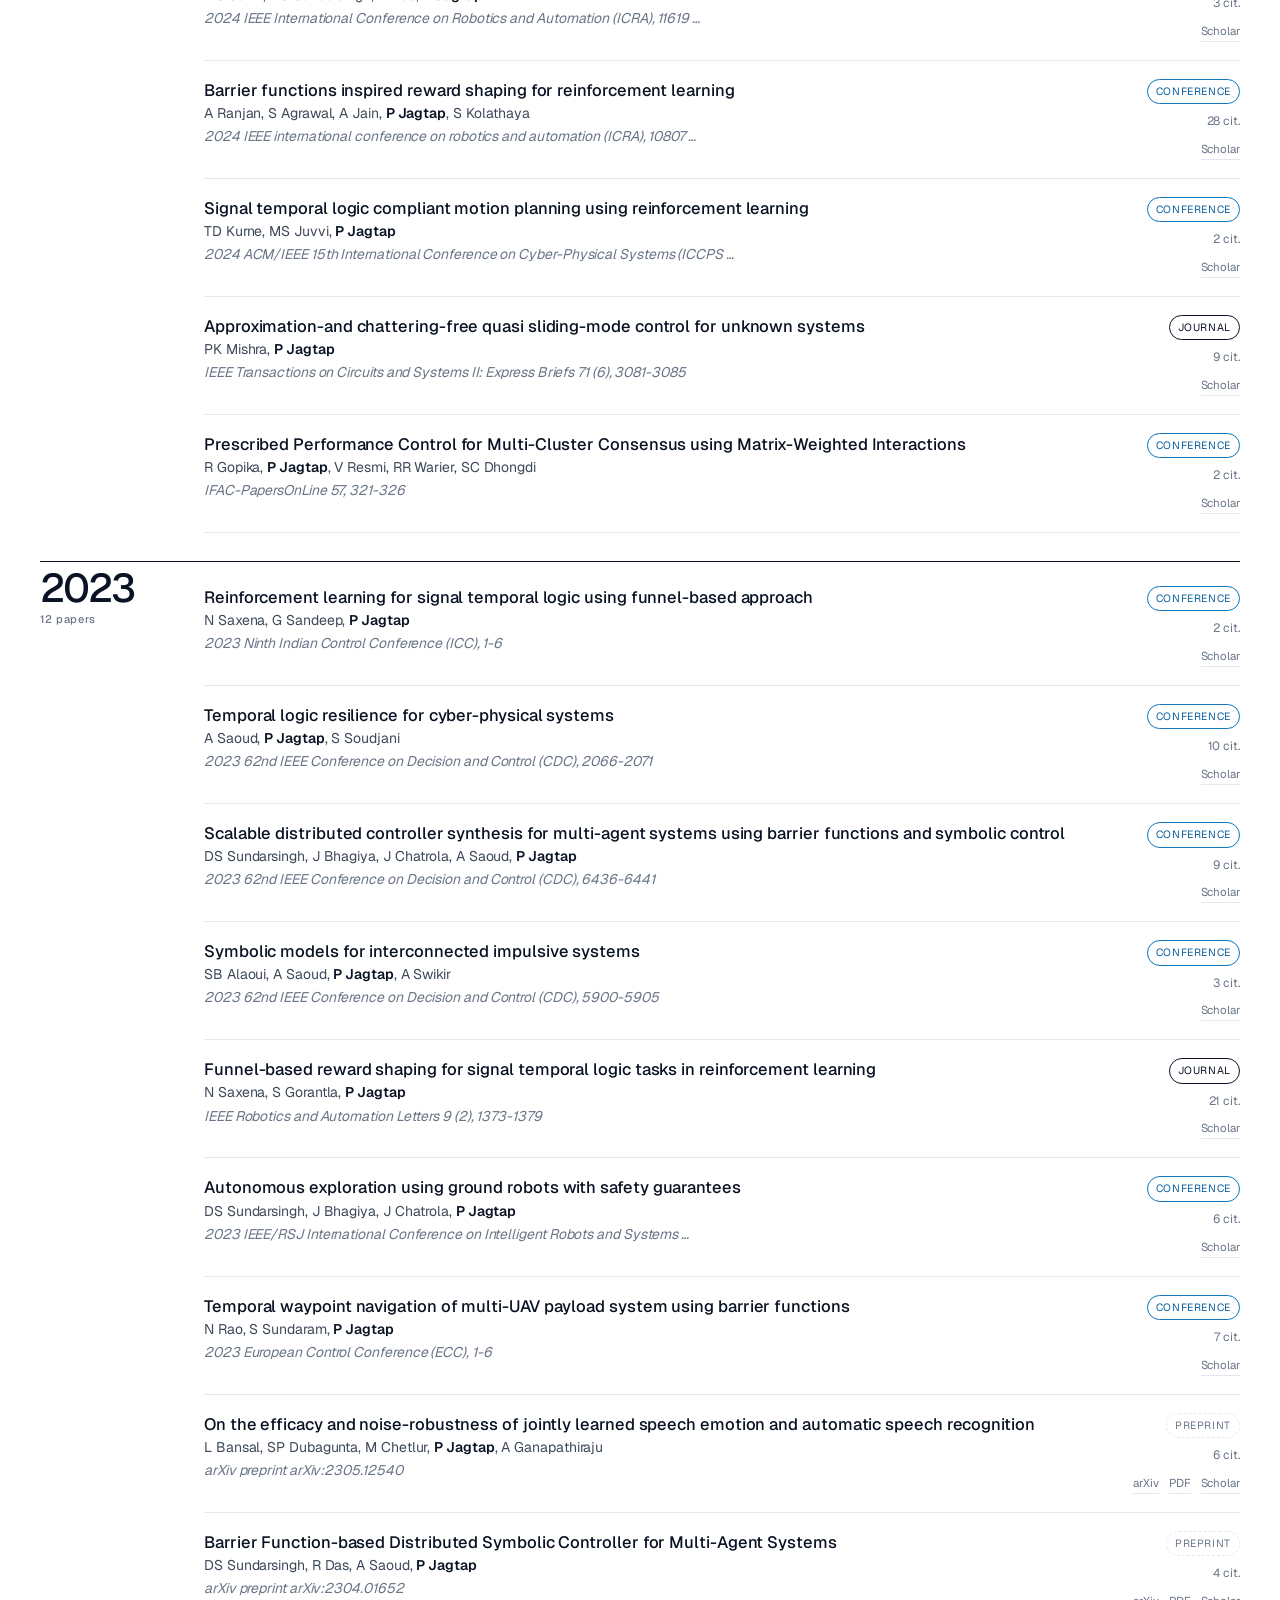
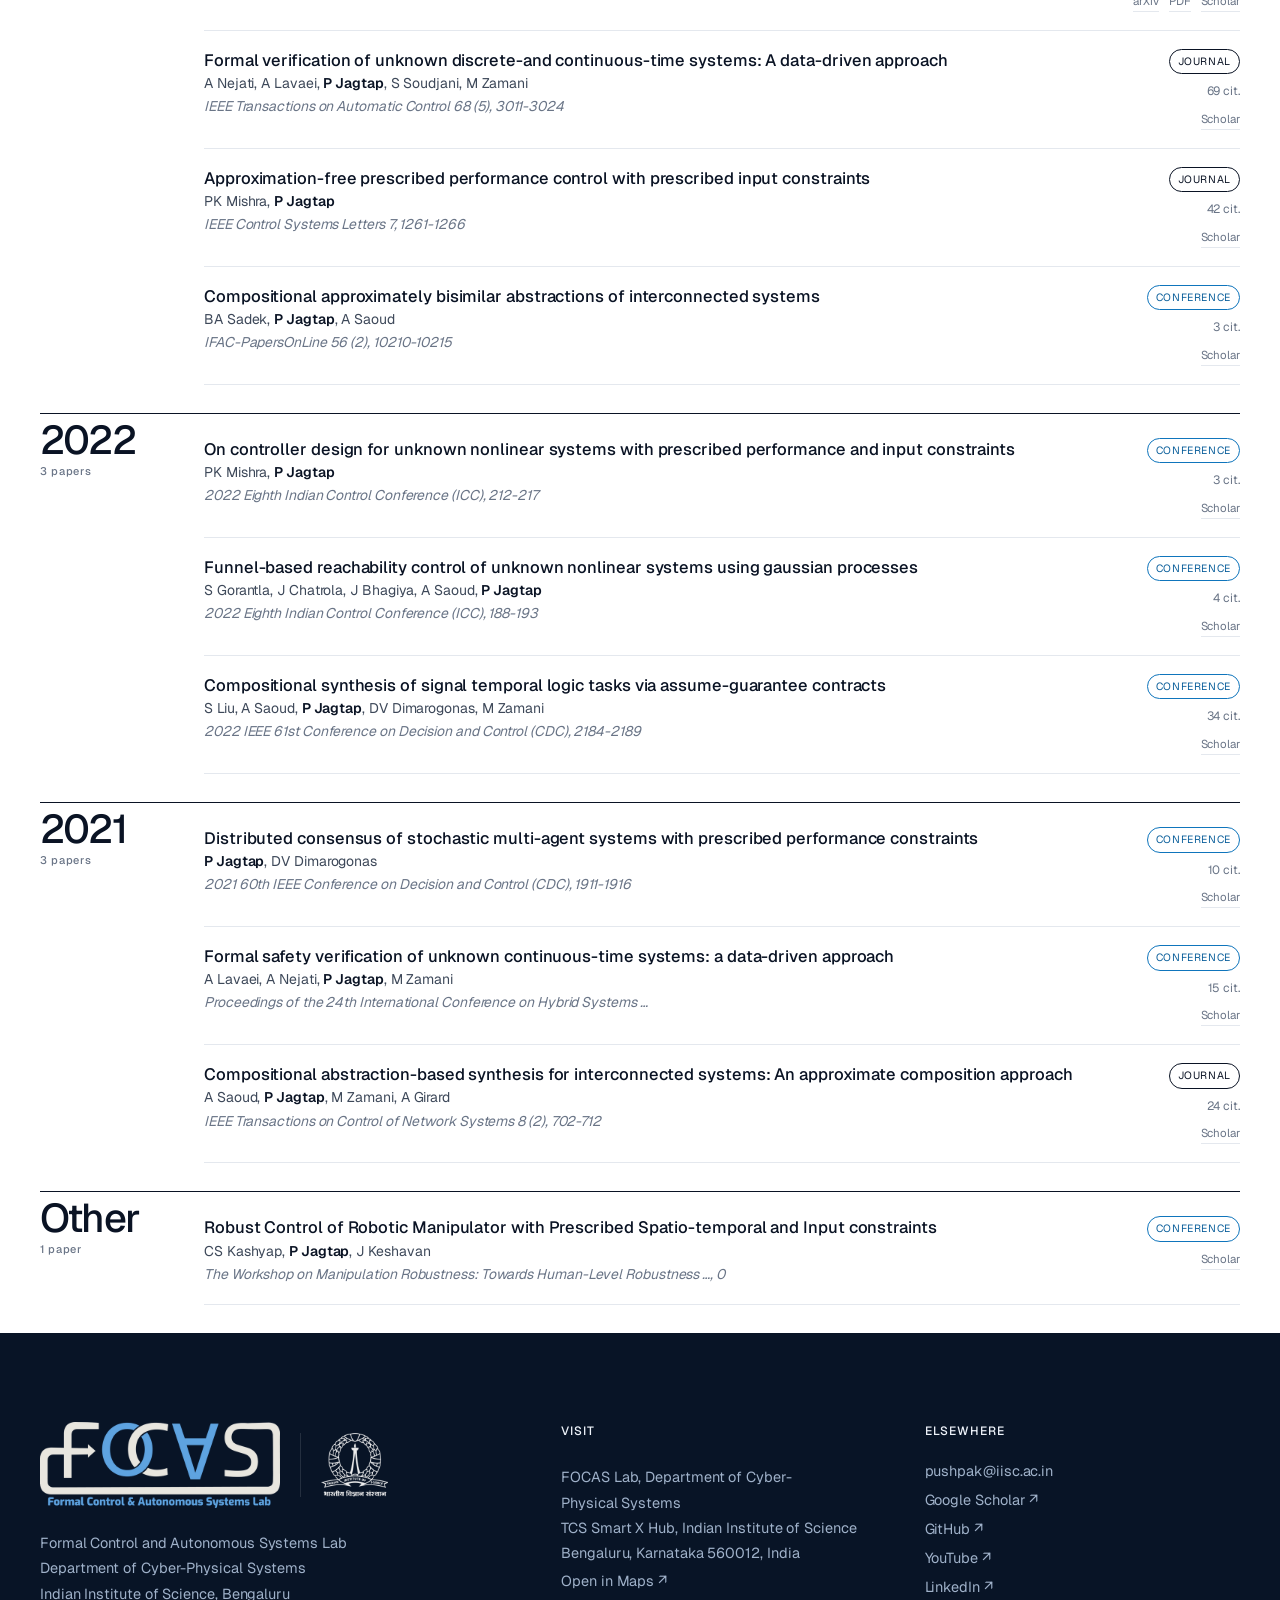
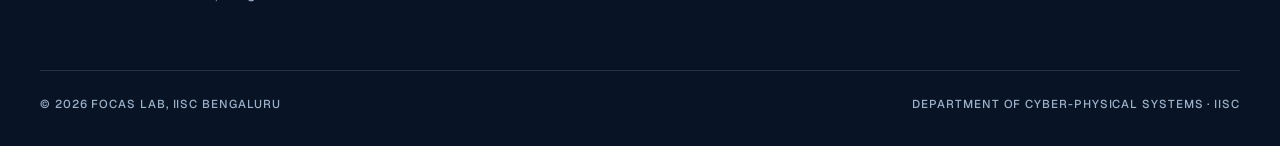
<file: focaslab-site/publications.html>
<!doctype html>
<html lang="en">
<head>
<meta charset="utf-8">
<meta name="viewport" content="width=device-width,initial-scale=1">
<title>Publications — FOCAS Lab</title>
<meta name="description" content="Formal Control and Autonomous Systems Lab, Department of Cyber-Physical Systems, IISc Bengaluru.">
<meta property="og:title" content="Publications — FOCAS Lab">
<meta property="og:description" content="Formal Control and Autonomous Systems Lab, Department of Cyber-Physical Systems, IISc Bengaluru.">
<meta property="og:type" content="website">
<meta property="og:site_name" content="FOCAS Lab, IISc">
<meta property="og:image" content="https://chayanpaul007.github.io/focaslab-website/assets/og.jpg">
<meta property="og:image:width" content="1200"><meta property="og:image:height" content="630">
<meta name="twitter:card" content="summary_large_image">
<meta name="theme-color" content="#0b1f3a">
<link rel="icon" href="assets/favicon.svg" type="image/svg+xml">
<link rel="preconnect" href="https://fonts.googleapis.com"><link rel="preconnect" href="https://fonts.gstatic.com" crossorigin>
<link href="https://fonts.googleapis.com/css2?family=Geist:wght@400;500;600&family=Geist+Mono:wght@400;500&family=STIX+Two+Text:ital,wght@1,400;1,500&display=swap" rel="stylesheet">
<link rel="stylesheet" href="assets/style.css">
<script>document.documentElement.classList.add('js')</script>
</head>
<body data-page="publications">
<main id="main">
<div class="wrap page-head"><h1>Publications</h1>
<p>Journal articles, conference papers and preprints from the lab since it started in 2021. Preprints and published versions of the same paper (same title or arXiv id) are merged by default.</p>
<div class="stats" id="metrics"></div><p class="asof" id="pasof"></p></div>
<div class="wrap" style="margin-top:36px"><div class="toolbar" id="tools"></div><div id="plist" class="skel"></div></div>
</main>
<script src="assets/site.js"></script>
</body>
</html>
</file>
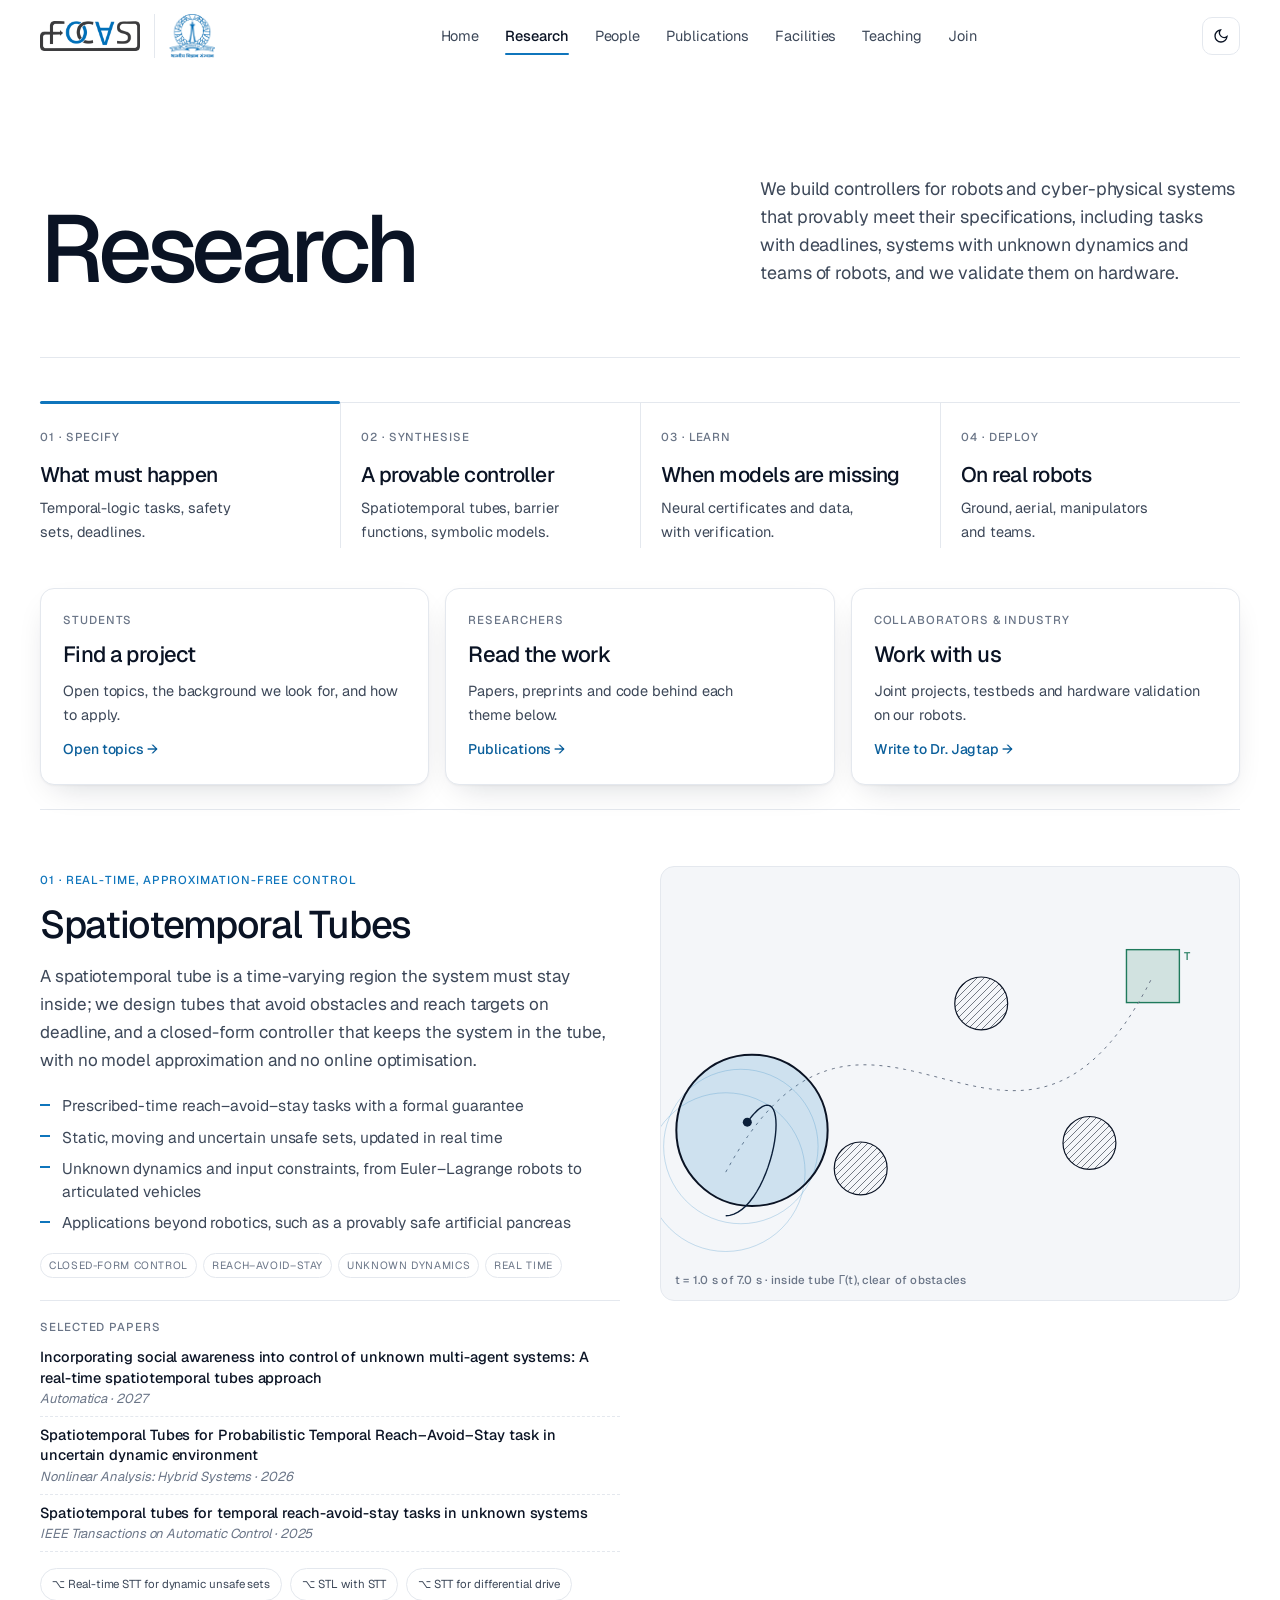
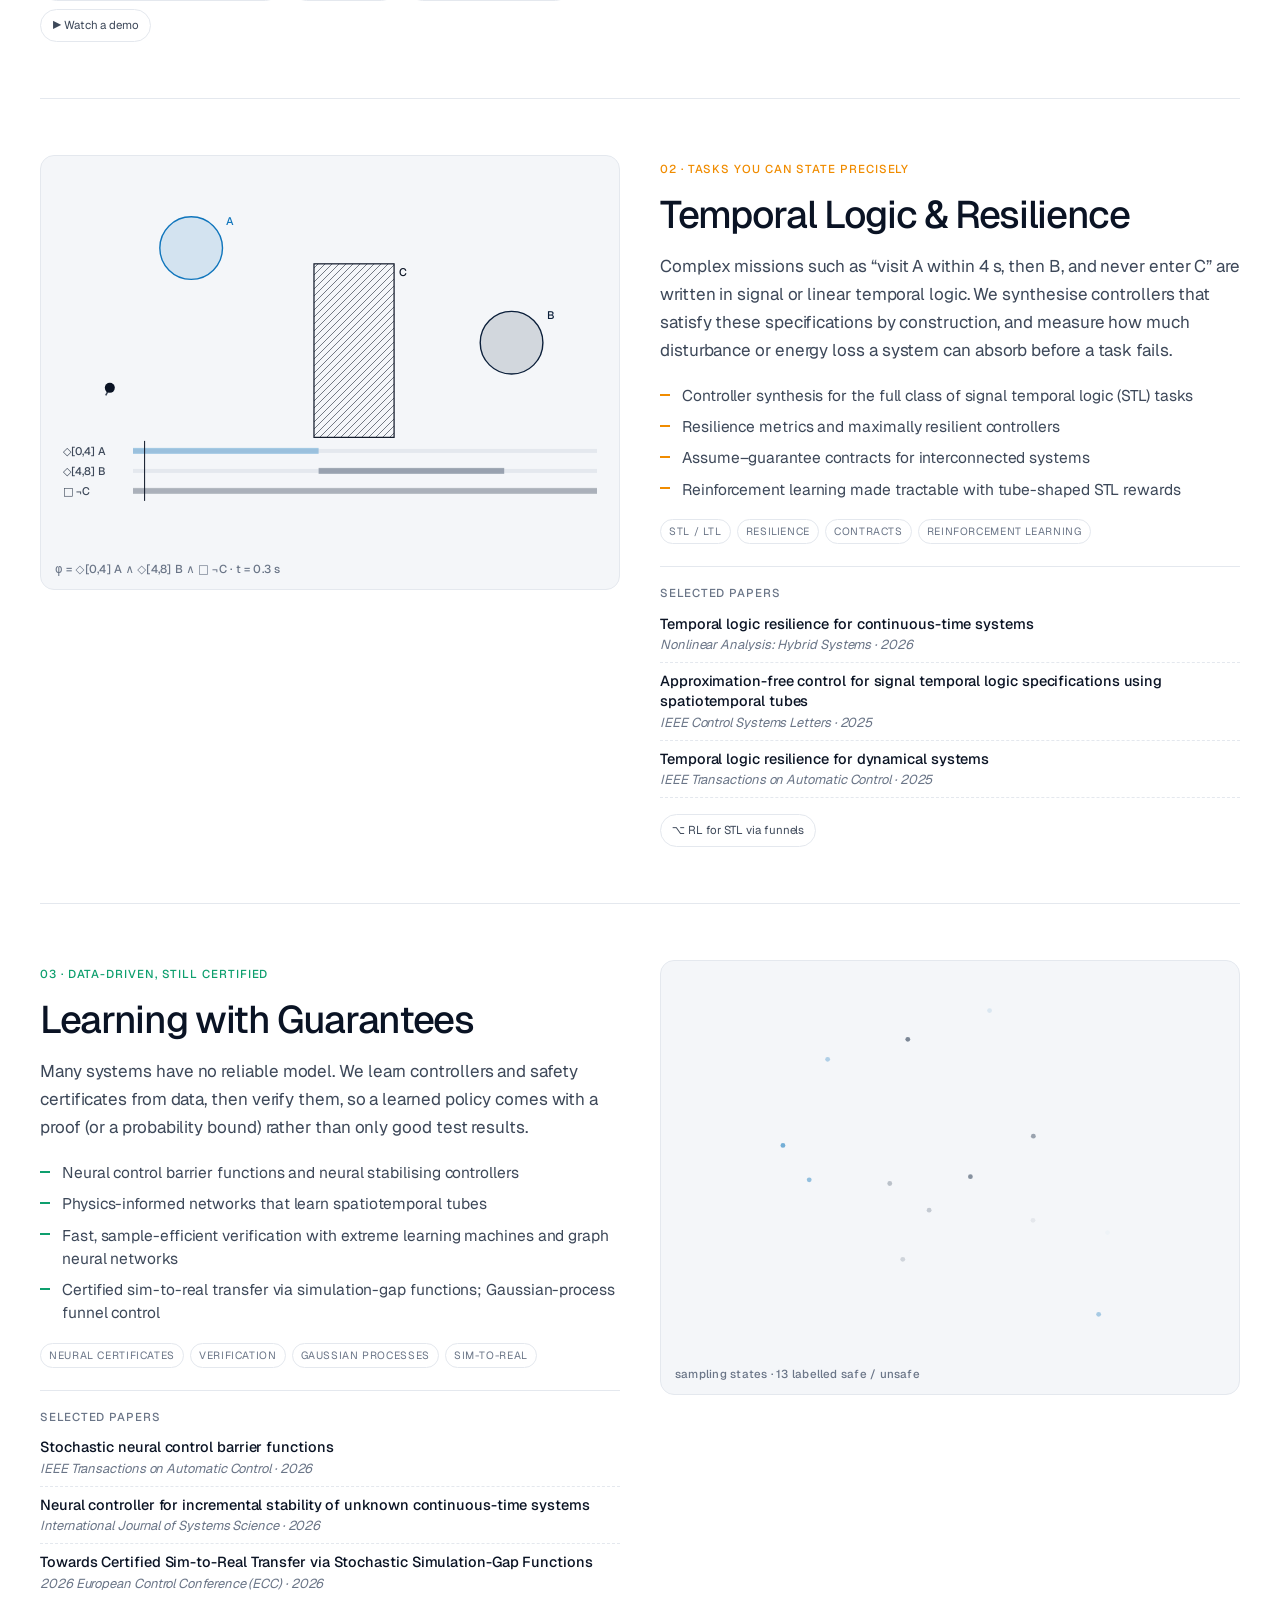
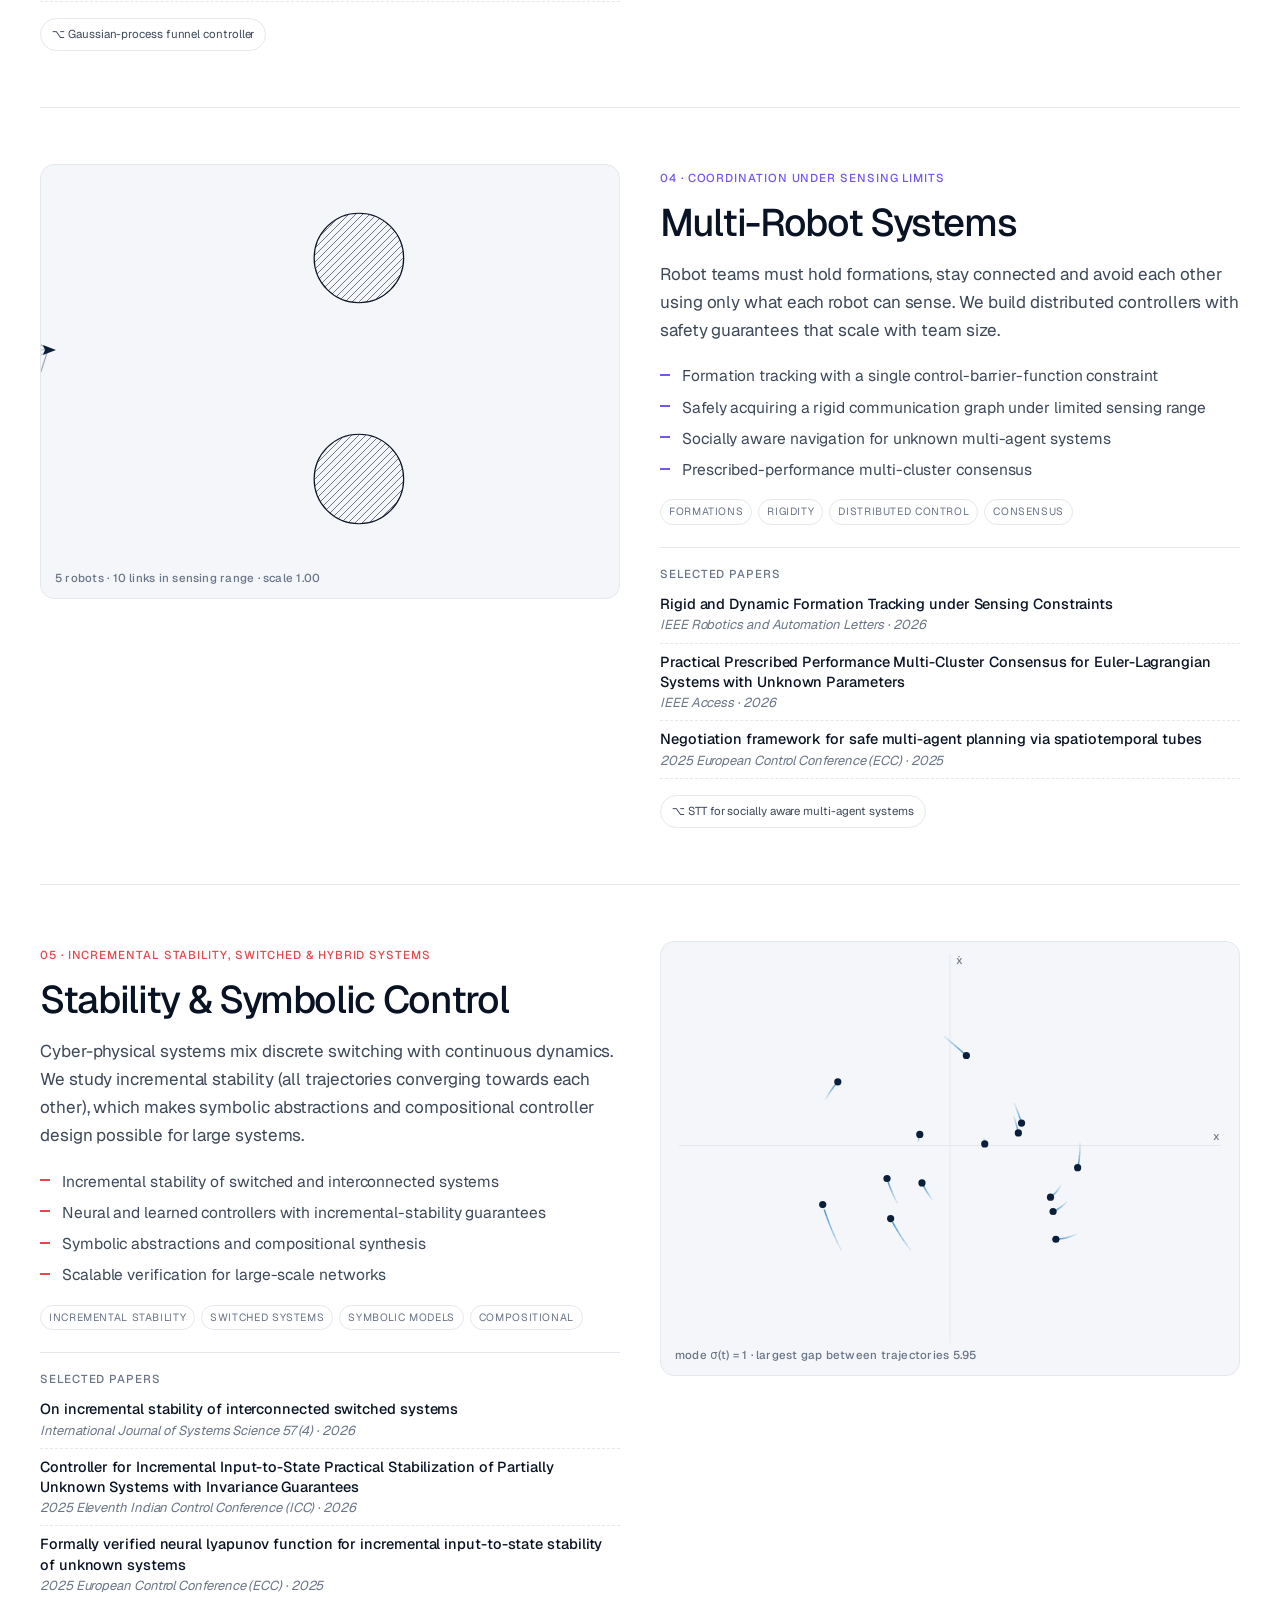
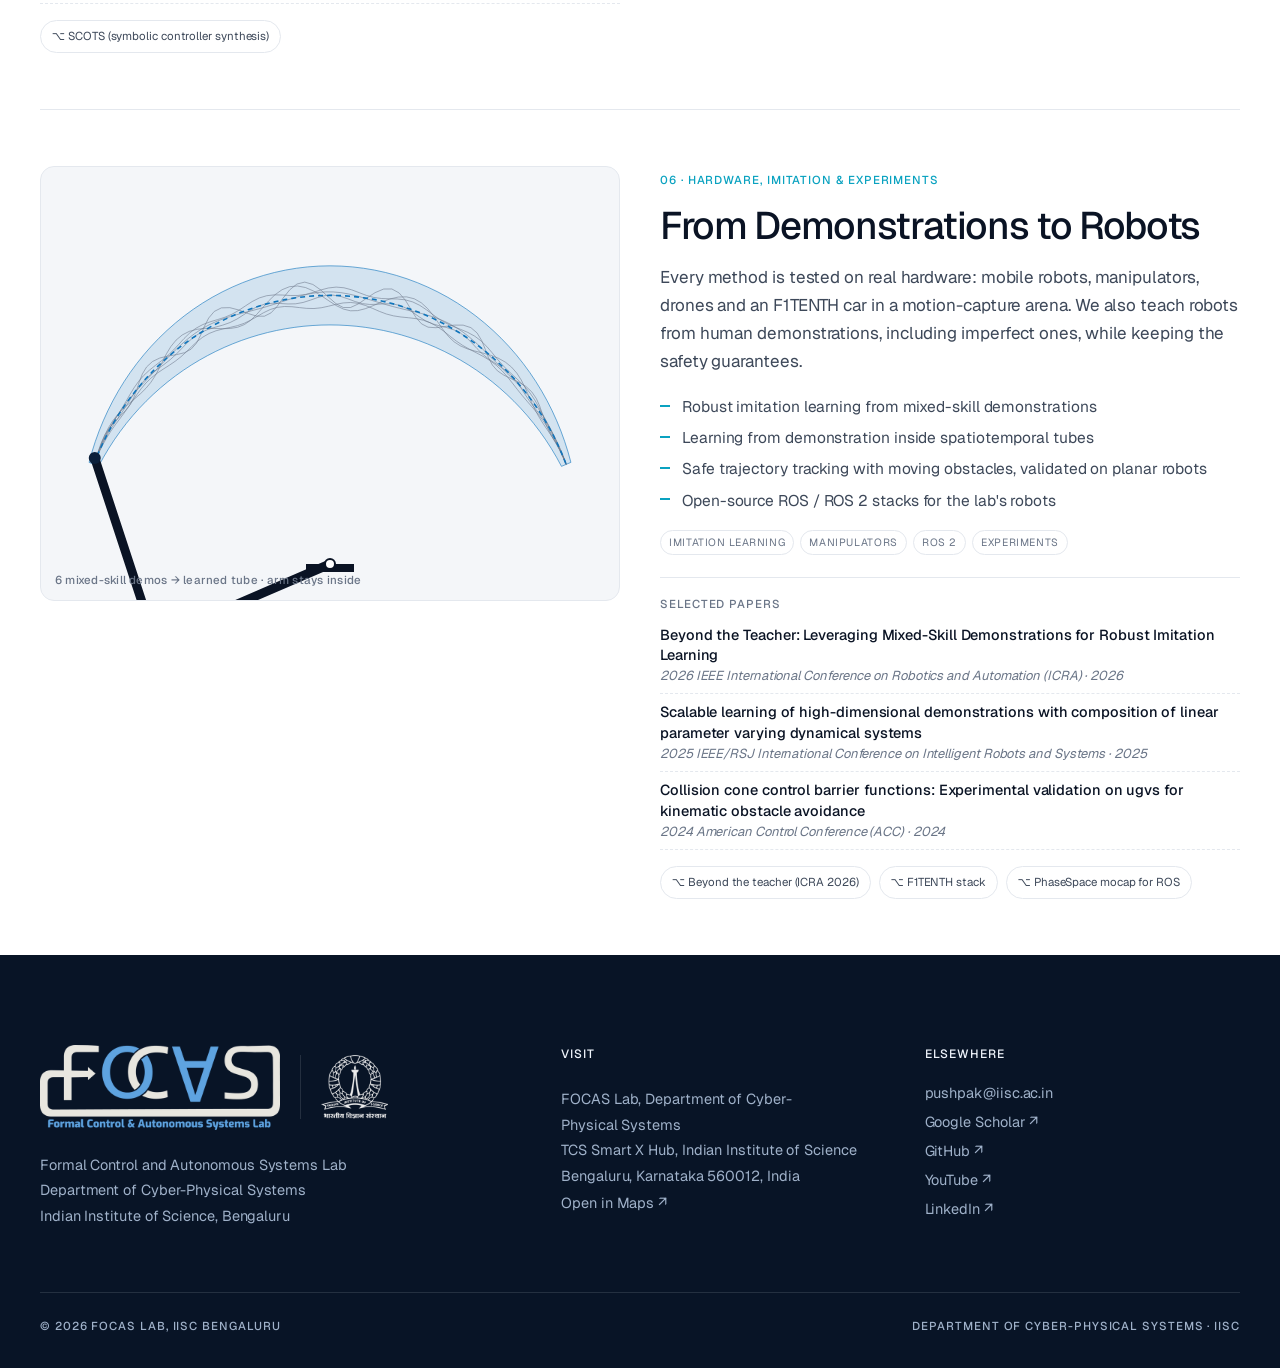
<file: focaslab-site/research.html>
<!doctype html>
<html lang="en">
<head>
<meta charset="utf-8">
<meta name="viewport" content="width=device-width,initial-scale=1">
<title>Research — FOCAS Lab</title>
<meta name="description" content="Formal Control and Autonomous Systems Lab, Department of Cyber-Physical Systems, IISc Bengaluru.">
<meta property="og:title" content="Research — FOCAS Lab">
<meta property="og:description" content="Formal Control and Autonomous Systems Lab, Department of Cyber-Physical Systems, IISc Bengaluru.">
<meta property="og:type" content="website">
<meta property="og:site_name" content="FOCAS Lab, IISc">
<meta property="og:image" content="https://chayanpaul007.github.io/focaslab-website/assets/og.jpg">
<meta property="og:image:width" content="1200"><meta property="og:image:height" content="630">
<meta name="twitter:card" content="summary_large_image">
<meta name="theme-color" content="#0b1f3a">
<link rel="icon" href="assets/favicon.svg" type="image/svg+xml">
<link rel="preconnect" href="https://fonts.googleapis.com"><link rel="preconnect" href="https://fonts.gstatic.com" crossorigin>
<link href="https://fonts.googleapis.com/css2?family=Geist:wght@400;500;600&family=Geist+Mono:wght@400;500&family=STIX+Two+Text:ital,wght@1,400;1,500&display=swap" rel="stylesheet">
<link rel="stylesheet" href="assets/style.css">
<script>document.documentElement.classList.add('js')</script>
</head>
<body data-page="research">
<main id="main">
<div class="wrap page-head"><h1>Research</h1>
<p>We build controllers for robots and cyber-physical systems that provably meet their specifications, including tasks with deadlines, systems with unknown dynamics and teams of robots, and we validate them on hardware.</p></div>
<div class="wrap"><ol class="flow rv" aria-label="How our work fits together">
  <li><span class="mono">01 · Specify</span><b>What must happen</b><p>Temporal-logic tasks, safety sets, deadlines.</p></li>
  <li><span class="mono">02 · Synthesise</span><b>A provable controller</b><p>Spatiotemporal tubes, barrier functions, symbolic models.</p></li>
  <li><span class="mono">03 · Learn</span><b>When models are missing</b><p>Neural certificates and data, with verification.</p></li>
  <li><span class="mono">04 · Deploy</span><b>On real robots</b><p>Ground, aerial, manipulators and teams.</p></li>
</ol></div>
<div class="wrap"><div class="paths" aria-label="Start here">
  <a href="join.html"><span class="mono">Students</span><b>Find a project</b><p>Open topics, the background we look for, and how to apply.</p><span class="go">Open topics →</span></a>
  <a href="publications.html"><span class="mono">Researchers</span><b>Read the work</b><p>Papers, preprints and code behind each theme below.</p><span class="go">Publications →</span></a>
  <a href="mailto:pushpak@iisc.ac.in?subject=Collaboration%20with%20FOCAS%20Lab"><span class="mono">Collaborators &amp; industry</span><b>Work with us</b><p>Joint projects, testbeds and hardware validation on our robots.</p><span class="go">Write to Dr. Jagtap →</span></a>
</div></div>
<div class="wrap skel" id="rlist" style="margin-top:24px"></div>
</main>
<script src="assets/site.js"></script>
<script src="assets/research-viz.js"></script>
</body>
</html>
</file>
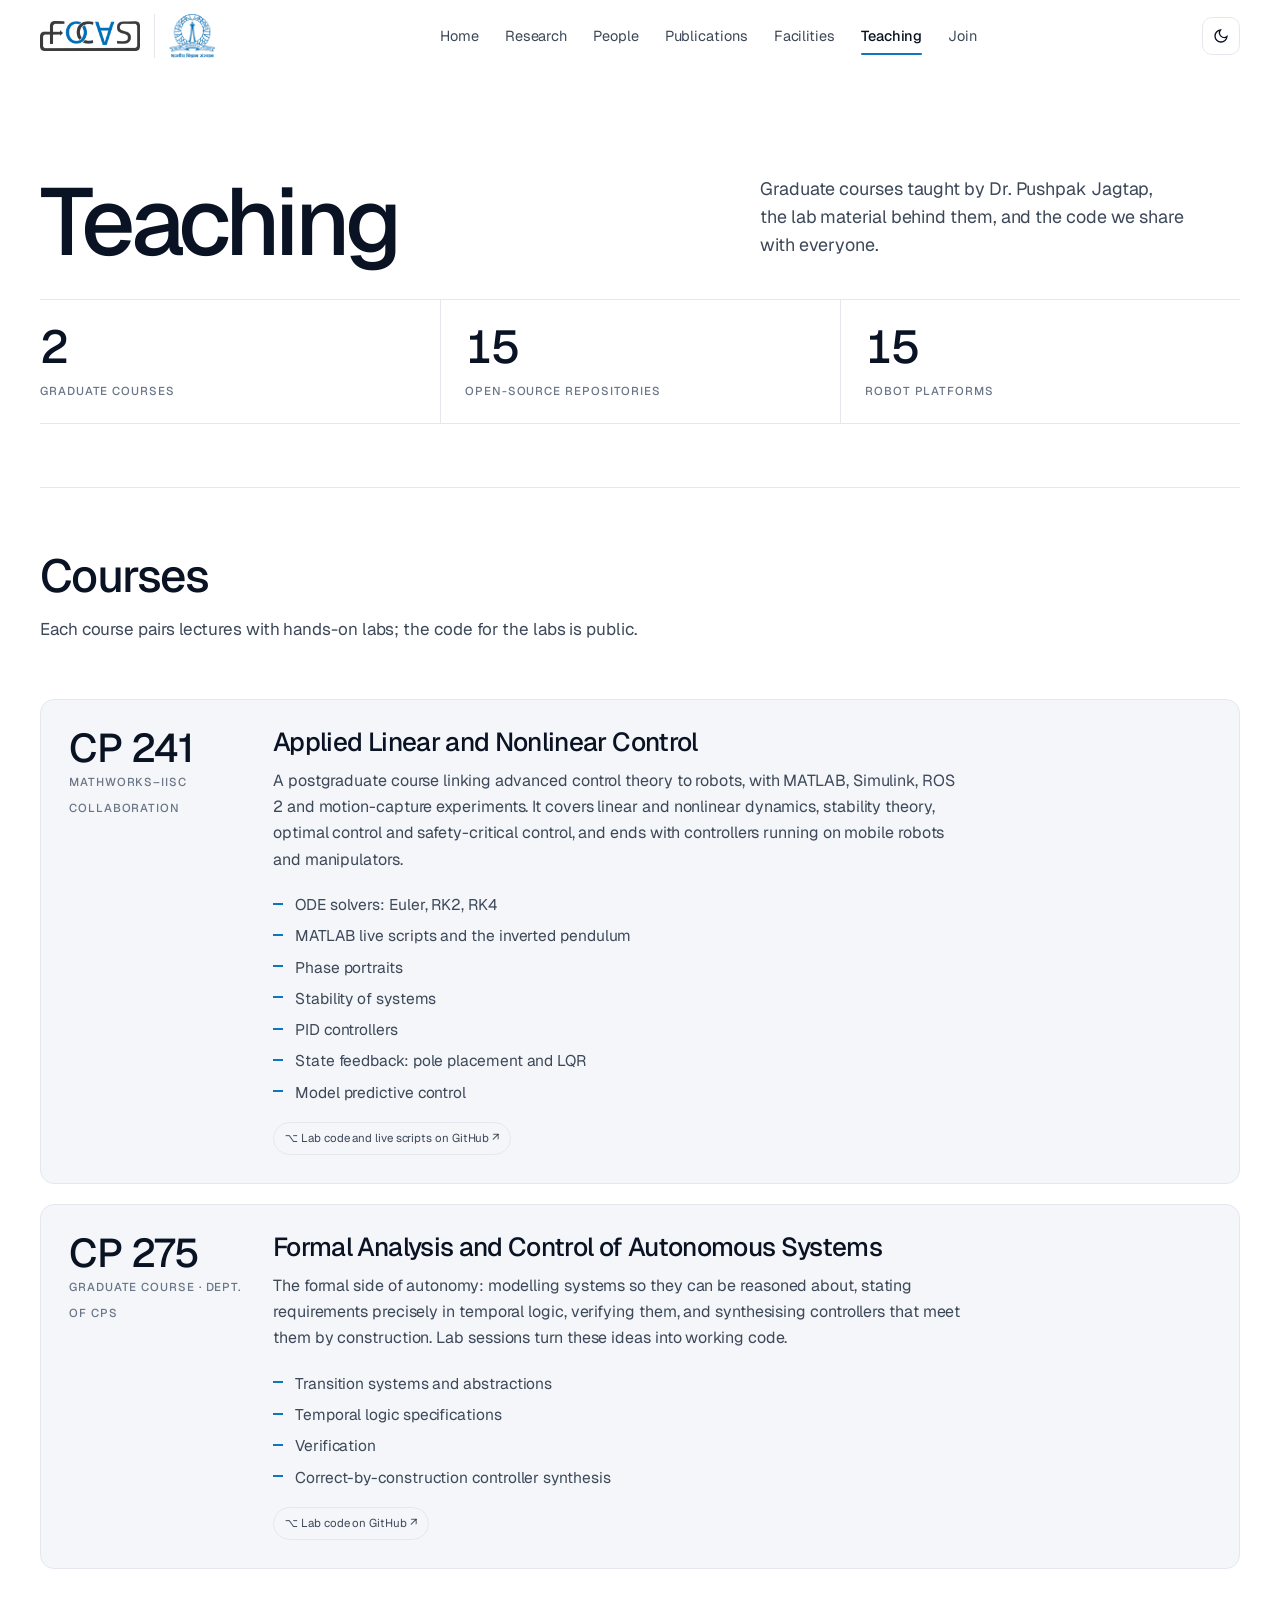
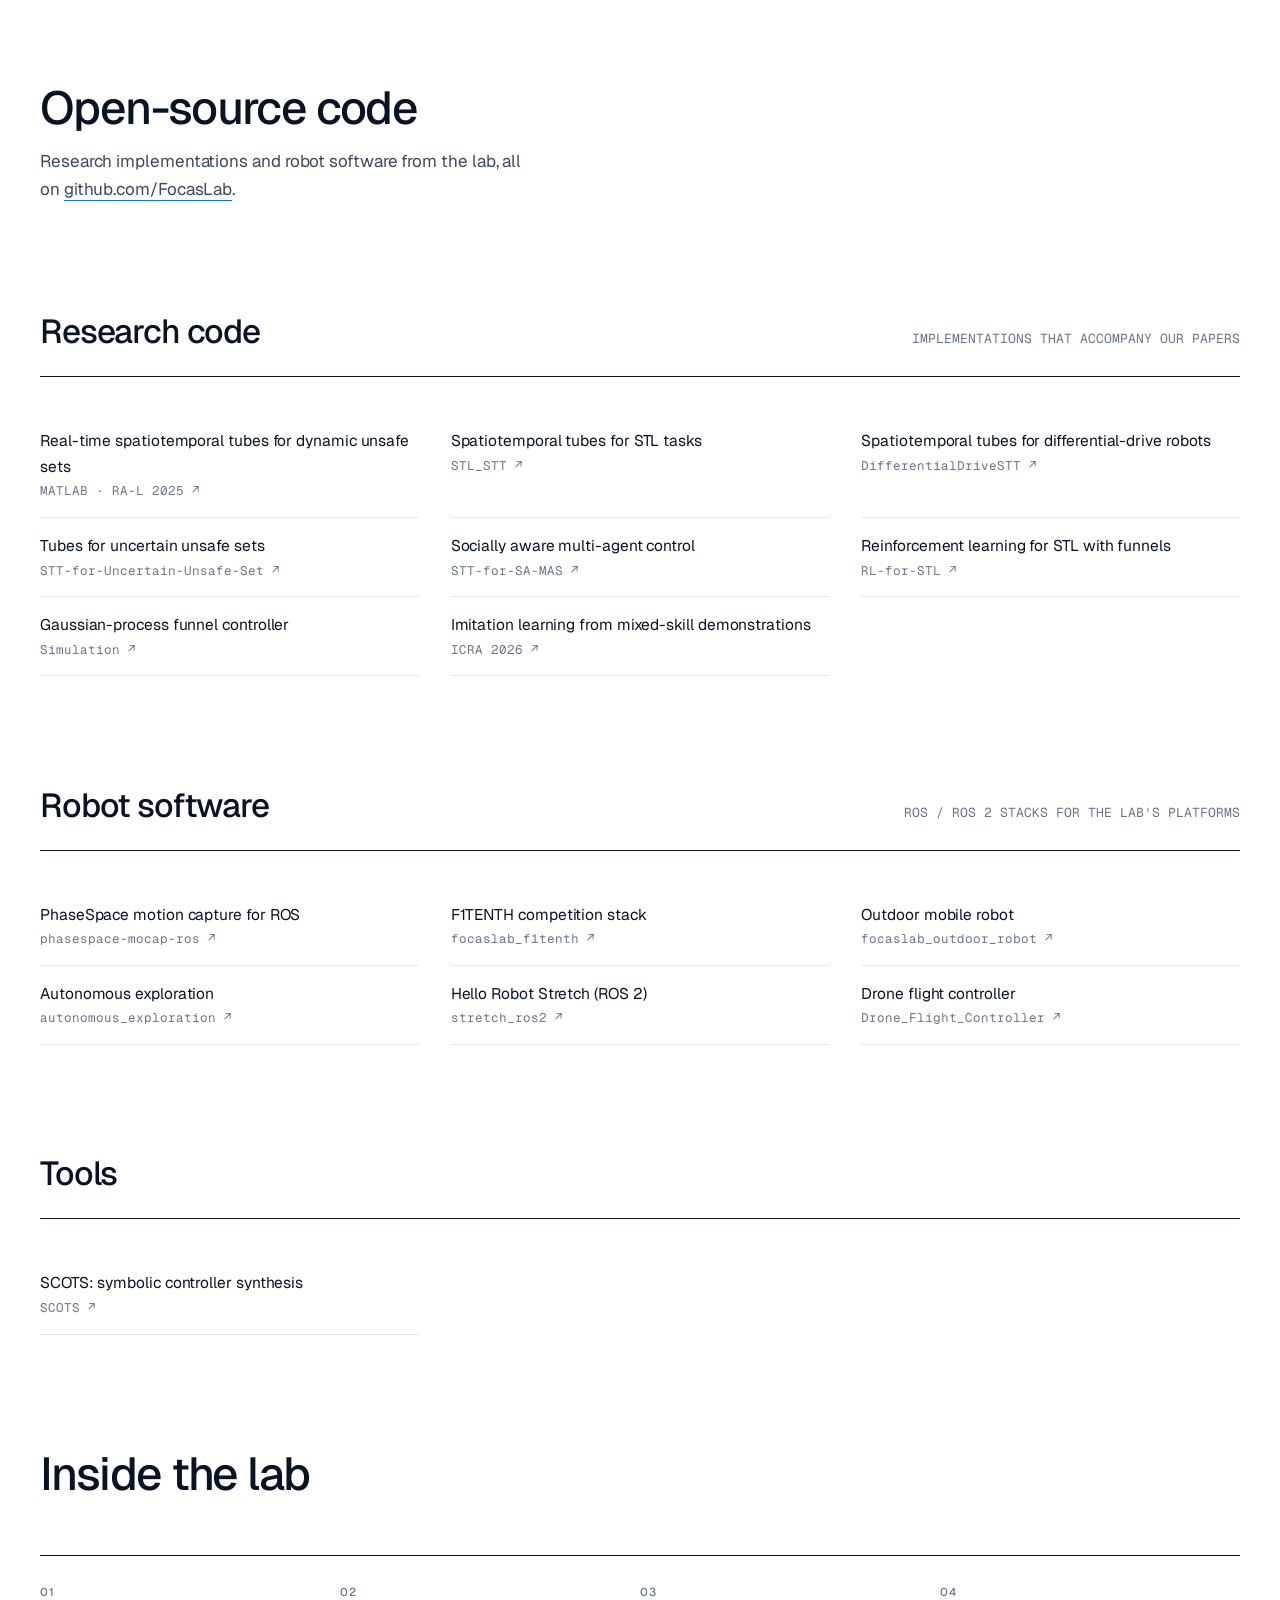
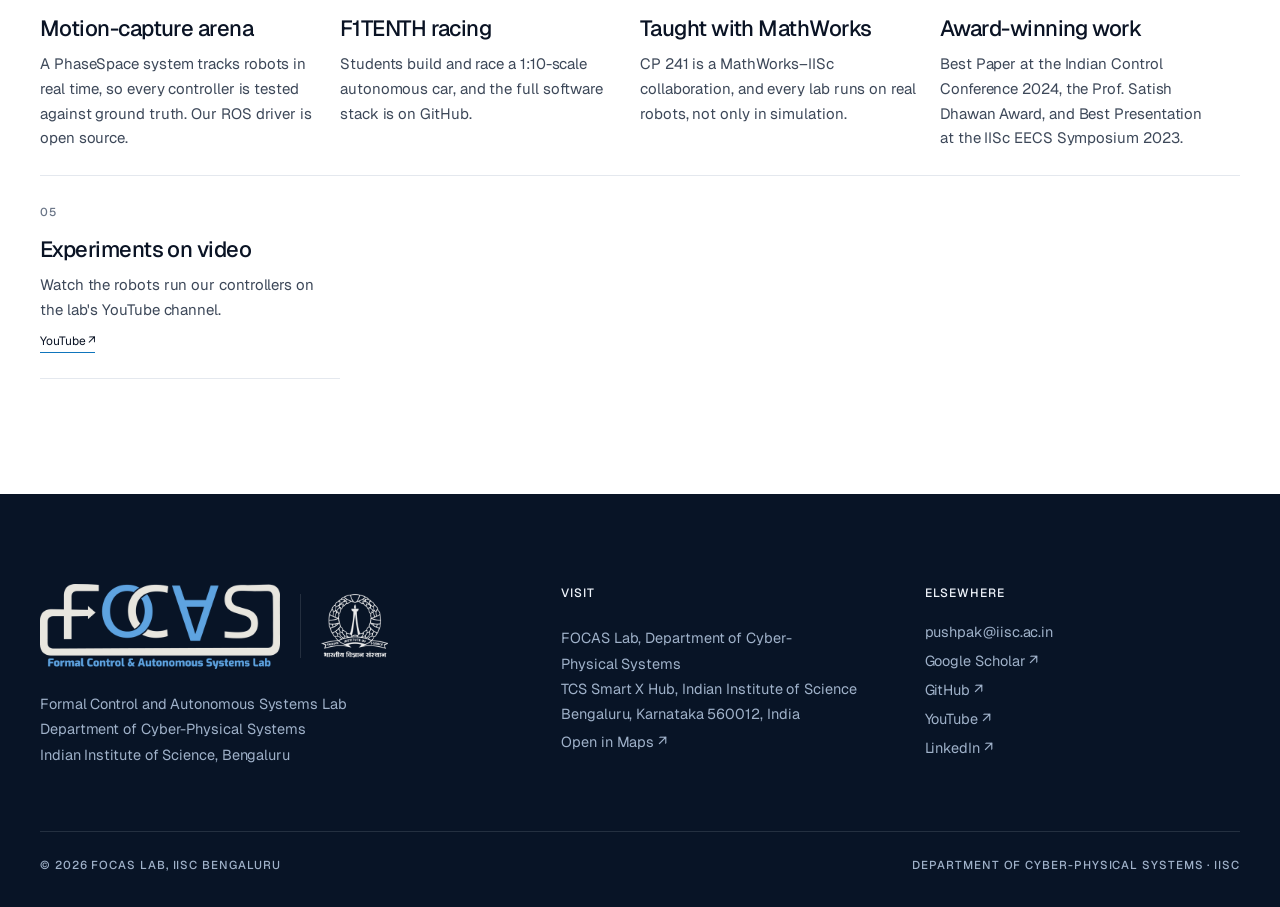
<file: focaslab-site/teaching.html>
<!doctype html>
<html lang="en">
<head>
<meta charset="utf-8">
<meta name="viewport" content="width=device-width,initial-scale=1">
<title>Teaching — FOCAS Lab</title>
<meta name="description" content="Formal Control and Autonomous Systems Lab, Department of Cyber-Physical Systems, IISc Bengaluru.">
<meta property="og:title" content="Teaching — FOCAS Lab">
<meta property="og:description" content="Formal Control and Autonomous Systems Lab, Department of Cyber-Physical Systems, IISc Bengaluru.">
<meta property="og:type" content="website">
<meta property="og:site_name" content="FOCAS Lab, IISc">
<meta property="og:image" content="https://chayanpaul007.github.io/focaslab-website/assets/og.jpg">
<meta property="og:image:width" content="1200"><meta property="og:image:height" content="630">
<meta name="twitter:card" content="summary_large_image">
<meta name="theme-color" content="#0b1f3a">
<link rel="icon" href="assets/favicon.svg" type="image/svg+xml">
<link rel="preconnect" href="https://fonts.googleapis.com"><link rel="preconnect" href="https://fonts.gstatic.com" crossorigin>
<link href="https://fonts.googleapis.com/css2?family=Geist:wght@400;500;600&family=Geist+Mono:wght@400;500&family=STIX+Two+Text:ital,wght@1,400;1,500&display=swap" rel="stylesheet">
<link rel="stylesheet" href="assets/style.css">
<script>document.documentElement.classList.add('js')</script>
</head>
<body data-page="teaching">
<main id="main">
<div class="wrap page-head"><h1>Teaching</h1>
<p>Graduate courses taught by Dr. Pushpak Jagtap, the lab material behind them, and the code we share with everyone.</p>
<div class="stats" id="tstats"></div></div>
<section style="padding-top:64px"><div class="wrap">
  <div class="sec-head"><h2>Courses</h2><p>Each course pairs lectures with hands-on labs; the code for the labs is public.</p></div>
  <div id="courses" class="courses"></div>
</div></section>
<section style="padding-top:0"><div class="wrap">
  <div class="sec-head"><h2>Open-source code</h2><p>Research implementations and robot software from the lab, all on <a class="ul" href="https://github.com/FocasLab" target="_blank" rel="noopener">github.com/FocasLab</a>.</p></div>
  <div id="code"></div>
</div></section>
<section style="padding-top:0"><div class="wrap">
  <div class="sec-head"><h2>Inside the lab</h2></div>
  <div id="highlights" class="hl"></div>
</div></section>
</main>
<script src="assets/site.js"></script>
</body>
</html>
</file>
<file: focaslab-site/assets/style.css>
:root{
  --paper:#f7f9fc; --paper-2:#edf2f8; --surface:#ffffff; --ink:#0e1c2f; --ink-2:#3a4a60; --muted:#5f6e84; --line:#dbe3ee;
  --accent:#0a6cbd; --accent-ink:#08589b; --accent-soft:rgba(10,108,189,.09); --navy:#0b1f3a; --safe:#1f7a5c;
  --deep:#0b1f3a; --on-deep:#e8eef7; --on-deep-2:#a9b8cc; --accent-deep:#6cb4f2; --line-deep:rgba(232,238,247,.14);
  --shadow:0 1px 2px rgba(11,31,58,.05),0 10px 30px -14px rgba(11,31,58,.22);
  --serif:"Source Serif 4",Georgia,"Times New Roman",serif; --sans:"Source Sans 3",-apple-system,"Segoe UI",Roboto,system-ui,sans-serif;
  --label:var(--sans); --mono:ui-monospace,SFMono-Regular,Menlo,Consolas,monospace;
  --max:1180px; --r:14px;
  color-scheme:light;
}
.person .ph .init{z-index:0!important}.person .ph img{position:relative;z-index:1}
@media (prefers-color-scheme:dark){:root:not([data-theme="light"]){
  --paper:#0a1220; --paper-2:#111c2e; --surface:#0f1a2b; --ink:#e6edf7; --ink-2:#b4c1d4; --muted:#8a9ab0; --line:#1f2c42;
  --accent:#4ea3ef; --accent-ink:#7ab9f3; --accent-soft:rgba(78,163,239,.14); --navy:#b4c1d4; --safe:#4fc3a1;
  --deep:#0e1d36; --on-deep:#e6edf7; --on-deep-2:#a3b3c9; --accent-deep:#7ab9f3; --line-deep:rgba(230,237,247,.12);
  --shadow:0 1px 2px rgba(0,0,0,.3),0 12px 32px -16px rgba(0,0,0,.6); color-scheme:dark;}}
:root[data-theme="dark"]{
  --paper:#0a1220; --paper-2:#111c2e; --surface:#0f1a2b; --ink:#e6edf7; --ink-2:#b4c1d4; --muted:#8a9ab0; --line:#1f2c42;
  --accent:#4ea3ef; --accent-ink:#7ab9f3; --accent-soft:rgba(78,163,239,.14); --navy:#b4c1d4; --safe:#4fc3a1;
  --deep:#0e1d36; --on-deep:#e6edf7; --on-deep-2:#a3b3c9; --accent-deep:#7ab9f3; --line-deep:rgba(230,237,247,.12);
  --shadow:0 1px 2px rgba(0,0,0,.3),0 12px 32px -16px rgba(0,0,0,.6); color-scheme:dark;}

/* logo: light/dark variants follow the theme */
.logo-dark{display:none}
@media (prefers-color-scheme:dark){:root:not([data-theme="light"]) .logo-light{display:none}:root:not([data-theme="light"]) .logo-dark{display:block}}
:root[data-theme="dark"] .logo-light{display:none}:root[data-theme="dark"] .logo-dark{display:block}

*{box-sizing:border-box;margin:0;padding:0}
html{scroll-behavior:smooth}
body{background:var(--paper);color:var(--ink);font:17px/1.6 var(--sans);-webkit-font-smoothing:antialiased;overflow-x:hidden}
a{color:inherit;text-decoration:none}
img{display:block;max-width:100%}
.wrap{max-width:var(--max);margin:0 auto;padding:0 24px}
.mono{font-family:var(--label);font-size:12px;font-weight:600;letter-spacing:.07em;text-transform:uppercase;color:var(--muted)}
.serif{font-family:var(--serif);font-weight:400}
em{font-style:italic}
.accent{color:var(--accent)}

/* header */

/* hero */
/* featured experiment video: poster first, the player loads on click */
/* home: one quiet bar instead of five cards; three figures on phones */
.asof{font-size:12.5px;color:var(--muted);margin-top:10px}
.js .stats:empty{min-height:110px}

/* sections */

/* research list */

.rcard{display:grid;grid-template-columns:1fr 1fr;gap:40px;padding:56px 0;border-top:1px solid var(--line);align-items:center}
.rcard:nth-child(even) .media{order:-1}
.rcard h2{font-family:var(--serif);font-weight:600;font-size:clamp(26px,2.8vw,34px);line-height:1.15;letter-spacing:-.012em;margin:10px 0 16px}
.rcard p{color:var(--ink-2);font-size:17px}
.rcard .media{border-radius:var(--r);overflow:hidden;background:var(--paper-2);aspect-ratio:16/10;border:1px solid var(--line)}
.rcard .media img,.rcard .media iframe{width:100%;height:100%;object-fit:cover;border:0}
.rcard .media canvas{width:100%;height:100%}
.rcard{align-items:start}
.rcard .media.viz{position:sticky;top:96px;aspect-ratio:4/3;background:var(--paper-2)}
.rcard .media .cap{position:absolute;left:14px;bottom:10px;right:14px;text-transform:none;letter-spacing:.02em;font-size:11.5px;pointer-events:none}
.points{list-style:none;margin:20px 0 0;display:grid;gap:8px}
.points li{position:relative;padding-left:22px;color:var(--ink-2);font-size:15.5px;line-height:1.5}
.points li::before{content:"";position:absolute;left:0;top:.62em;width:10px;height:2px;background:var(--accent)}
.tags{display:flex;flex-wrap:wrap;gap:6px;margin-top:18px}
.selected{margin-top:22px;border-top:1px solid var(--line);padding-top:12px}
.selected a{display:block;padding:8px 0;font-size:14.5px;font-weight:500;line-height:1.4;border-bottom:1px dashed var(--line)}
.selected a:hover{color:var(--accent-ink)}
.selected small{display:block;font-weight:400;font-style:italic;color:var(--muted);font-size:13px;margin-top:2px}
.code{display:flex;flex-wrap:wrap;gap:8px;margin-top:16px}
.code a{font-family:var(--label);font-size:11.5px;padding:6px 11px;border-radius:99px;border:1px solid var(--line);color:var(--ink-2);transition:border-color .2s,color .2s}
.code a:hover{border-color:var(--accent);color:var(--accent-ink)}
@media (max-width:820px){.rcard{grid-template-columns:1fr;gap:24px}.rcard:nth-child(even) .media{order:0}.rcard .media.viz{position:relative;top:0;order:-1!important}}

/* research overview flow */
.flow{list-style:none;display:grid;grid-template-columns:repeat(4,1fr);gap:0;margin-top:44px;position:relative;border-top:1px solid var(--line)}
.flow::before{content:"";position:absolute;top:-2px;left:0;height:3px;width:25%;background:var(--accent);border-radius:3px;animation:flow 8s cubic-bezier(.65,0,.35,1) infinite}
@keyframes flow{0%,8%{transform:translateX(0)}25%,33%{transform:translateX(100%)}50%,58%{transform:translateX(200%)}75%,92%{transform:translateX(300%)}100%{transform:translateX(0)}}
.flow li{padding:20px 20px 4px 0}
.flow li + li{padding-left:20px;border-left:1px solid var(--line)}
.flow b{display:block;font-family:var(--serif);font-weight:600;font-size:21px;margin:8px 0 4px;letter-spacing:-.01em}
.flow p{color:var(--ink-2);font-size:14.5px}
@media (max-width:760px){.flow{grid-template-columns:1fr 1fr}.flow::before{display:none}.flow li:nth-child(3){padding-left:0;border-left:0}}
@media (max-width:520px){.flow{grid-template-columns:1fr}.flow li,.flow li + li{padding:16px 0;border-left:0;border-bottom:1px solid var(--line)}}
@media (prefers-reduced-motion:reduce){.flow::before{animation:none}}

/* news + papers */

/* publications */
.pub{display:grid;grid-template-columns:1fr auto;gap:8px 24px;padding:18px 0;border-bottom:1px solid var(--line)}
.pub .t{font-weight:500;font-size:16.5px;line-height:1.4}
.pub .t a:hover{color:var(--accent)}
.pub .a{color:var(--ink-2);font-size:14px}
.pub .a b{color:var(--ink);font-weight:600}
.pub .v{font-style:italic;color:var(--muted);font-size:14px}
.pub .side{display:flex;flex-direction:column;align-items:flex-end;gap:8px;text-align:right}
.tag{font-family:var(--label);font-size:10.5px;letter-spacing:.06em;text-transform:uppercase;padding:3px 8px;border-radius:99px;border:1px solid var(--line);color:var(--muted);white-space:nowrap}
.tag.journal{border-color:var(--ink);color:var(--ink)}
.tag.conference{border-color:var(--accent);color:var(--accent-ink)}
.tag.preprint{border-style:dashed}
.pub .lk{display:flex;gap:10px;font-family:var(--label);font-size:11.5px}
.pub .lk a{color:var(--muted);border-bottom:1px solid var(--line)}
.pub .lk a:hover{color:var(--accent);border-color:var(--accent)}
.cites{font-family:var(--label);font-size:12px;color:var(--muted)}
@media (max-width:640px){.pub{grid-template-columns:1fr}.pub .side{flex-direction:row;align-items:center;justify-content:flex-start;text-align:left}}
.year-block{display:grid;grid-template-columns:140px 1fr;gap:24px;border-top:1px solid var(--ink);padding-top:6px;margin-bottom:28px}
.year-block h3{font-family:var(--serif);font-weight:600;font-size:40px;letter-spacing:-.012em;line-height:1;position:sticky;top:80px;align-self:start}
.year-block h3 small{display:block;font-family:var(--label);font-size:11px;color:var(--muted);letter-spacing:.06em;margin-top:6px}
@media (max-width:700px){.year-block{grid-template-columns:1fr;gap:0}.year-block h3{position:static;font-size:44px;padding:8px 0}}
.toolbar{position:sticky;top:64px;z-index:20;background:var(--paper);padding:14px 0;border-bottom:1px solid var(--line);display:flex;flex-wrap:wrap;gap:10px;align-items:center;margin-bottom:28px}
.toolbar input[type=search]{flex:1 1 240px;min-width:0;padding:11px 16px;border-radius:99px;border:1px solid var(--line);background:var(--paper-2);color:var(--ink);font:inherit;font-size:14px;outline:none}
.toolbar input[type=search]:focus{border-color:var(--ink)}
.chip{padding:8px 14px;border-radius:99px;border:1px solid var(--line);background:none;color:var(--ink-2);font:inherit;font-size:13px;cursor:pointer}
.chip.on{background:var(--ink);color:var(--paper);border-color:var(--ink)}
.chip small{opacity:.6;margin-left:4px;font-family:var(--label);font-size:11px}
select.chip{appearance:none;padding-right:28px;background-image:linear-gradient(45deg,transparent 50%,currentColor 50%),linear-gradient(135deg,currentColor 50%,transparent 50%);background-position:calc(100% - 15px) 52%,calc(100% - 10px) 52%;background-size:5px 5px;background-repeat:no-repeat}
.toggle{display:flex;align-items:center;gap:8px;font-size:13px;color:var(--ink-2);cursor:pointer}
.empty{padding:40px 0;color:var(--muted)}

/* people */
.alumni{width:100%;border-collapse:collapse;font-size:14.5px}
.alumni td{padding:11px 12px 11px 0;border-bottom:1px solid var(--line);vertical-align:top}
.alumni td:nth-child(2){font-family:var(--label);font-size:12px;color:var(--muted);white-space:nowrap}
.alumni td:last-child{color:var(--ink-2)}
@media (max-width:600px){.alumni td:nth-child(2){display:none}}
details.al{border-top:1px solid var(--line);padding:16px 0}
details.al summary{cursor:pointer;font-weight:600;list-style:none;display:flex;justify-content:space-between}
details.al summary::after{content:"+";font-family:var(--label);color:var(--muted)}
details.al[open] summary::after{content:"\2212"}
details.al > *:not(summary){margin-top:12px}

/* facilities */
.fac{display:grid;grid-template-columns:repeat(4,minmax(0,1fr));gap:16px}
@media (max-width:1000px){.fac{grid-template-columns:repeat(3,minmax(0,1fr))}}
@media (max-width:720px){.fac{grid-template-columns:repeat(2,minmax(0,1fr))}}
.fac figure{border:1px solid var(--line);border-radius:14px;overflow:hidden;background:var(--surface);transition:border-color .25s,transform .3s}
.fac figure:hover{border-color:var(--line-2);transform:translateY(-3px)}
.fac figure .im{position:relative;aspect-ratio:4/3;background:#f2f4f7}
.fac figure img{position:absolute;inset:18px;width:calc(100% - 36px);height:calc(100% - 36px);object-fit:contain;mix-blend-mode:multiply;transition:transform .6s}
.fac figure:hover img{transform:scale(1.04)}
.fac figcaption{padding:14px 16px;font-weight:500;font-size:14.5px;letter-spacing:-.01em}
.flow.is-off::before{animation-play-state:paused}

/* join */
.open{display:grid;grid-template-columns:repeat(2,1fr);gap:0;border-top:1px solid var(--ink)}
.open > div{padding:28px 28px 28px 0;border-bottom:1px solid var(--line)}
.open > div:nth-child(odd){border-right:1px solid var(--line)}
.open > div:nth-child(even){padding-left:28px}
.open h3{font-family:var(--serif);font-weight:600;font-size:26px;line-height:1.1;margin-bottom:10px}
.open p{color:var(--ink-2);font-size:15px}
.open a{display:inline-block;margin-top:14px;font-family:var(--label);font-size:12.5px;border-bottom:1px solid var(--accent)}
@media (max-width:760px){.open{grid-template-columns:1fr}.open > div{padding:24px 0!important;border-right:0!important}}
.steps{counter-reset:s;display:grid;grid-template-columns:repeat(4,1fr);gap:20px}
.steps li{list-style:none;counter-increment:s;border-top:1px solid var(--line);padding-top:14px;color:var(--ink-2);font-size:15px}
.steps li::before{content:"0" counter(s);display:block;font-family:var(--label);font-size:12px;color:var(--accent-ink);margin-bottom:6px}
@media (max-width:760px){.steps{grid-template-columns:1fr 1fr}}
.courses{display:grid;gap:20px}
.course{border:1px solid var(--line);border-radius:var(--r);padding:28px;display:grid;grid-template-columns:180px 1fr;gap:24px;background:var(--paper-2)}
.course h3{font-family:var(--serif);font-weight:600;font-size:26px;line-height:1.15;letter-spacing:-.01em}
.course p{color:var(--ink-2);margin:10px 0 0;max-width:720px}
.course .code{margin-top:18px}
.plain.repos a{flex-direction:column;gap:2px;justify-content:flex-start}
.plain.repos .mono{font-family:var(--mono);font-weight:400;text-transform:none;letter-spacing:0}
.hl{display:grid;grid-template-columns:repeat(auto-fill,minmax(260px,1fr));gap:0;border-top:1px solid var(--ink)}
.hl > div{padding:22px 24px 24px 0;border-bottom:1px solid var(--line)}
.hl h3{font-family:var(--serif);font-weight:600;font-size:22px;margin:6px 0 6px}
.hl p{color:var(--ink-2);font-size:15px}
.hl a{display:inline-block;margin-top:10px;font-family:var(--label);font-size:12px;border-bottom:1px solid var(--accent)}
a.ul{border-bottom:1px solid var(--accent)}
.course .ccode{font-family:var(--serif);font-weight:600;font-size:40px;line-height:1;letter-spacing:-.012em}
@media (max-width:640px){.course{grid-template-columns:1fr}}

/* footer */

/* reveal */
/* hidden only once JS is known to run, so content never stays blank */
.js .rv{opacity:0;transform:translateY(14px);transition:opacity .7s ease,transform .7s ease}
.js .rv.in{opacity:1;transform:none}
@media (prefers-reduced-motion:reduce){.js .rv{opacity:1;transform:none;transition:none}}
::selection{background:var(--accent);color:#fff}
@media (max-width:700px){.toolbar{position:static}}

/* group photo (home) */

/* latest videos (home) */

/* photo strip (people) */

/* ---------- refresh: shared pieces ---------- */
.skip{position:absolute;left:12px;top:-60px;z-index:100;padding:10px 16px;border-radius:10px;background:var(--navy);color:#fff;font-weight:500;transition:top .2s}
.skip:focus{top:12px}
:focus-visible{outline:2px solid var(--accent);outline-offset:3px;border-radius:6px}
.load-error{margin:40px 0;padding:16px 20px;border:1px solid var(--line);border-radius:var(--r);background:var(--surface);color:var(--ink-2)}
/* placeholders reserve space while data loads, so pages never look empty */
.js .skel:empty{min-height:420px;border-radius:var(--r);background:linear-gradient(100deg,var(--paper-2) 30%,var(--surface) 50%,var(--paper-2) 70%) 0 0/300% 100%;animation:shimmer 1.4s linear infinite}
@keyframes shimmer{to{background-position:-300% 0}}
@media (prefers-reduced-motion:reduce){.js .skel:empty{animation:none}}
.recent{border-top:1px solid var(--ink)}

/* dark navy band (videos) */


/* research: start here */
.paths{display:grid;grid-template-columns:repeat(3,1fr);gap:16px;margin-top:40px}
.paths a{display:flex;flex-direction:column;gap:6px;padding:22px;border:1px solid var(--line);border-radius:var(--r);background:var(--surface);box-shadow:var(--shadow);transition:border-color .2s,transform .2s}
.paths a:hover{border-color:var(--accent);transform:translateY(-2px)}
.paths b{font-family:var(--serif);font-weight:600;font-size:22px;letter-spacing:-.01em}
.paths p{color:var(--ink-2);font-size:14.5px;flex:1}
.paths .go{color:var(--accent-ink);font-size:14px;font-weight:500;margin-top:6px}
@media (max-width:760px){.paths{grid-template-columns:1fr}}

/* join: open topics */
.projects{display:grid;grid-template-columns:repeat(2,1fr);gap:18px}
.project{display:flex;flex-direction:column;padding:24px;border:1px solid var(--line);border-radius:var(--r);background:var(--surface);box-shadow:var(--shadow)}
.project .ph-head{display:flex;justify-content:space-between;align-items:center;gap:10px;flex-wrap:wrap}
.project h3{font-family:var(--serif);font-weight:600;font-size:23px;line-height:1.2;letter-spacing:-.01em;margin:14px 0 8px}
.project p{color:var(--ink-2);font-size:15px}
.project dl{display:grid;grid-template-columns:120px 1fr;gap:6px 14px;margin:16px 0 0;padding-top:14px;border-top:1px solid var(--line);font-size:14px}
.project dt{font-family:var(--label);font-size:11px;letter-spacing:.04em;text-transform:uppercase;color:var(--muted);padding-top:2px}
.project dd{color:var(--ink-2)}
.project > a{margin-top:auto;padding-top:16px;color:var(--accent-ink);font-size:14px;font-weight:500}
.status{font-family:var(--label);font-size:11px;letter-spacing:.05em;text-transform:uppercase;padding:4px 10px;border-radius:99px;border:1px solid currentColor}
.status.open{color:var(--safe);background:color-mix(in srgb,var(--safe) 10%,transparent)}
.status.upcoming{color:var(--accent-ink)}
.status.closed{color:var(--muted)}
@media (max-width:760px){.projects{grid-template-columns:1fr}.project dl{grid-template-columns:1fr}}

/* people: where alumni go */
.went{list-style:none;display:flex;flex-wrap:wrap;gap:8px}
.went li{padding:8px 14px;border:1px solid var(--line);border-radius:99px;background:var(--surface);font-size:14.5px;font-weight:500;cursor:default}
.went li small{font-family:var(--label);font-size:11px;color:var(--accent-ink);font-weight:400}

/* =====================================================================
   FOCAS design system
   Geist for text and display, Geist Mono for figures and data, STIX Two for
   mathematics. One 1200px grid: every section, strip and card aligns to its
   left edge. Colour: logo blue plus six bright accents (--c1 … --c6).
   Signature: the animated FOCAS mark over a live multi-robot simulation.
   ===================================================================== */
:root{
  --paper:#ffffff; --paper-2:#f4f6f9; --surface:#ffffff; --ink:#0a1324; --ink-2:#3d4859; --muted:#6a7587; --line:#e4e8ee; --line-2:#cdd5df;
  --accent:#0f75bc; --accent-ink:#0b5f9b; --accent-soft:rgba(15,117,188,.09);
  --c1:#0f75bc; --c2:#f08c00; --c3:#0e9f6e; --c4:#7457f0; --c5:#e5484d; --c6:#0aa2c0; --tint:#f2f7fd;
  --mk-ink:#3a3b3f; --mk-blue:#0f75bc; --sim-ink:#3a3b3f; --sim-grid:rgba(15,117,188,.09); --sim-muted:#8190a4; --sim-paper:#ffffff; --navy:#0b1f3a; --safe:#1f7a5c;
  --deep:#081426; --deep-2:#0f1f38; --on-deep:#eef3fa; --on-deep-2:#9fb1c9; --accent-deep:#7cbdf5; --line-deep:rgba(238,243,250,.12);
  --sans:"Geist",-apple-system,"Segoe UI",Roboto,system-ui,sans-serif; --serif:var(--sans); --label:var(--sans);
  --mono:"Geist Mono",ui-monospace,SFMono-Regular,Menlo,monospace; --math:"STIX Two Text","Cambria Math","Times New Roman",serif;
  --max:1200px; --gut:32px; --r:14px;
  --shadow:0 1px 2px rgba(8,20,38,.04),0 12px 32px -14px rgba(8,20,38,.2);
  --tube:url("data:image/svg+xml,%3Csvg xmlns='http://www.w3.org/2000/svg' viewBox='0 0 1200 360' preserveAspectRatio='none' fill='none'%3E%3Cpath d='M0 -40C420 -40 640 132 1200 150V206C640 224 420 400 0 400Z' fill='rgb(124,189,245)' fill-opacity='.05'/%3E%3Cpath d='M0 -40C420 -40 640 132 1200 150M0 400C420 400 640 224 1200 206' stroke='rgb(124,189,245)' stroke-opacity='.3' vector-effect='non-scaling-stroke'/%3E%3Cpath d='M0 338C260 322 430 236 660 204S990 182 1200 178' stroke='rgb(124,189,245)' stroke-opacity='.6' stroke-dasharray='4 6' vector-effect='non-scaling-stroke'/%3E%3C/svg%3E");
}
@media (prefers-color-scheme:dark){:root:not([data-theme="light"]){
  --paper:#070d18; --paper-2:#0c1423; --surface:#0b1321; --ink:#e9eef6; --ink-2:#b3bfd0; --muted:#8693a7; --line:#1b2537; --line-2:#2b3850;
  --accent:#5aaef5; --accent-ink:#8cc6f7; --accent-soft:rgba(90,174,245,.12); --navy:#b3bfd0; --safe:#43c79a;
  --deep:#0b1628; --deep-2:#112039; --line-deep:rgba(238,243,250,.1);
  --c1:#4ea8f5; --c2:#fbb040; --c3:#34d399; --c4:#a48bff; --c5:#fb7185; --c6:#2dd4ec; --tint:#0b1424;
  --mk-ink:#e3e8f0; --mk-blue:#4ea8f5; --sim-ink:#c9d3e1; --sim-grid:rgba(120,180,240,.09); --sim-muted:#7f8da3; --sim-paper:#070d18; --shadow:0 1px 2px rgba(0,0,0,.3),0 14px 36px -16px rgba(0,0,0,.7);}}
:root[data-theme="dark"]{
  --paper:#070d18; --paper-2:#0c1423; --surface:#0b1321; --ink:#e9eef6; --ink-2:#b3bfd0; --muted:#8693a7; --line:#1b2537; --line-2:#2b3850;
  --accent:#5aaef5; --accent-ink:#8cc6f7; --accent-soft:rgba(90,174,245,.12); --navy:#b3bfd0; --safe:#43c79a;
  --deep:#0b1628; --deep-2:#112039; --line-deep:rgba(238,243,250,.1);
  --c1:#4ea8f5; --c2:#fbb040; --c3:#34d399; --c4:#a48bff; --c5:#fb7185; --c6:#2dd4ec; --tint:#0b1424;
  --mk-ink:#e3e8f0; --mk-blue:#4ea8f5; --sim-ink:#c9d3e1; --sim-grid:rgba(120,180,240,.09); --sim-muted:#7f8da3; --sim-paper:#070d18; --shadow:0 1px 2px rgba(0,0,0,.3),0 14px 36px -16px rgba(0,0,0,.7);}
@media (max-width:700px){:root{--gut:20px}}

body{font:16px/1.65 var(--sans);letter-spacing:-.005em}
.wrap{max-width:calc(var(--max) + 2 * var(--gut));padding:0 var(--gut)}
h1,h2,h3,h4{font-family:var(--sans);color:var(--ink);text-wrap:balance}
p{text-wrap:pretty}
.mono{font-family:var(--sans);font-size:11.5px;font-weight:500;letter-spacing:.08em}
.label{display:inline-flex;align-items:center;gap:10px;font-size:12px;font-weight:500;letter-spacing:.09em;text-transform:uppercase;color:var(--accent)}
.label::before{content:"";width:20px;height:1px;background:currentColor}
.link{display:inline-flex;align-items:center;gap:6px;font-size:14.5px;font-weight:500;color:var(--ink);border-bottom:1px solid var(--line-2);padding-bottom:3px;transition:color .2s,border-color .2s}
.link:hover{color:var(--accent);border-color:var(--accent)}
/* hairline that stops at the text edge, not the gutter */
.rule-b{background:linear-gradient(var(--line),var(--line)) var(--gut) 100% / calc(100% - 2 * var(--gut)) 1px no-repeat}

/* header */
.nav{position:sticky;top:0;z-index:50;background:color-mix(in srgb,var(--paper) 86%,transparent);backdrop-filter:saturate(1.4) blur(14px);-webkit-backdrop-filter:saturate(1.4) blur(14px);border-bottom:1px solid transparent;transition:border-color .3s}
.nav.scrolled{border-bottom-color:var(--line)}
.nav .wrap{display:flex;align-items:center;justify-content:space-between;height:72px;gap:24px}
.brand{display:flex;align-items:center;gap:14px}
.brand img{height:30px;width:auto}
.brand .iisc{border-left:1px solid var(--line);padding-left:14px}
.brand .iisc img{height:44px}
.links{display:flex;gap:2px;align-items:center}
.links a{position:relative;padding:8px 12px;border-radius:8px;font-size:14.5px;color:var(--ink-2);transition:color .2s,background .2s}
.links a:hover{color:var(--ink);background:var(--paper-2)}
.links a.active{color:var(--ink);font-weight:500}
.links a.active::after{content:"";position:absolute;left:12px;right:12px;bottom:1px;height:2px;border-radius:2px;background:var(--accent)}
.icon-btn{width:38px;height:38px;border-radius:10px;border:1px solid var(--line);background:none;color:var(--ink);display:grid;place-items:center;cursor:pointer;transition:border-color .2s}
.icon-btn:hover{border-color:var(--ink-2)}
.icon-btn svg{width:16px;height:16px}
.burger{display:none}
@media (max-width:900px){
  .burger{display:grid}
  .links{position:fixed;inset:72px 0 auto 0;flex-direction:column;align-items:stretch;gap:0;background:var(--paper);border-bottom:1px solid var(--line);padding:4px var(--gut) 18px;transform:translateY(-130%);transition:transform .3s;z-index:-1;box-shadow:var(--shadow)}
  .links.open{transform:none}
  .links a{padding:15px 0;font-size:17px;border-radius:0;border-bottom:1px solid var(--line)}
  .links a:hover{background:none}
  .links a.active::after{display:none}
  .links a.active{color:var(--accent)}
}

/* buttons */
.cta{display:flex;gap:10px;flex-wrap:wrap}
.btn{display:inline-flex;align-items:center;gap:10px;height:48px;padding:0 22px;border-radius:10px;border:1px solid var(--line-2);background:var(--surface);color:var(--ink);font-size:15px;font-weight:500;white-space:nowrap;transition:background .2s,color .2s,border-color .2s}
.btn:hover{border-color:var(--ink)}
.btn span{transition:transform .2s}
.btn:hover span{transform:translateX(3px)}
.btn.solid{background:var(--accent);border-color:var(--accent);color:#fff}
.btn.solid:hover{background:var(--accent-ink);border-color:var(--accent-ink)}

/* sections and headings */
section{padding:clamp(72px,9vw,128px) 0}
section.tight-top{padding-top:0}
.sec-head{margin-bottom:clamp(36px,4.5vw,56px);max-width:780px}
.sec-head h2{font-size:clamp(30px,3.6vw,48px);font-weight:500;line-height:1.06;letter-spacing:-.035em}
.sec-head .label + h2{margin-top:16px}
.sec-head p{color:var(--ink-2);font-size:17px;max-width:620px;margin-top:14px}
.sec-head.split{display:grid;grid-template-columns:minmax(0,7fr) minmax(0,5fr);gap:24px 48px;align-items:end;max-width:none}
.sec-head.split p{margin:0 0 16px}
.page-head{display:grid;grid-template-columns:minmax(0,7fr) minmax(0,5fr);gap:20px 48px;align-items:end;padding-top:clamp(56px,8vw,112px);padding-bottom:clamp(40px,5vw,64px);background:linear-gradient(var(--line),var(--line)) var(--gut) 100% / calc(100% - 2 * var(--gut)) 1px no-repeat}
.page-head h1{font-size:clamp(52px,7.4vw,104px);font-weight:500;line-height:.95;letter-spacing:-.055em}
.page-head > p{font-size:clamp(16.5px,1.4vw,19px);line-height:1.55;color:var(--ink-2);max-width:520px;padding-bottom:8px}
.page-head > :not(h1):not(p),.page-head > p.asof{grid-column:1/-1}
.page-head > p.asof{font-size:12.5px;color:var(--muted);padding:0;margin-top:-8px;max-width:none}
.page-head > .stats{margin-top:12px}
@media (max-width:860px){.page-head,.sec-head.split{grid-template-columns:1fr}.sec-head.split p{margin-bottom:12px}}

/* home: hero */


/* figures: a spec row of hairline cells */
.stats{display:grid;grid-template-columns:repeat(auto-fit,minmax(170px,1fr));margin-top:36px;border-top:1px solid var(--line);border-bottom:1px solid var(--line)}
.stat{position:relative;padding:24px 24px 22px;display:block}
.stat + .stat{border-left:1px solid var(--line)}
.stat b{display:block;font-family:var(--sans);font-weight:500;font-size:clamp(34px,3.6vw,52px);line-height:1;letter-spacing:-.045em;color:var(--ink);font-variant-numeric:tabular-nums}
.stat b sup{font-size:.42em;font-weight:500;color:var(--accent);vertical-align:top;margin-left:3px;letter-spacing:0}
.stat .mono{display:block;margin-top:12px;color:var(--muted)}
.stat.link b{font-size:clamp(28px,3vw,40px);color:var(--accent);transition:transform .25s}
.stat.link:hover b{transform:translateX(5px)}
.stats .stat:first-child{padding-left:0}
.asof{font-size:12.5px;color:var(--muted);margin-top:12px}
@media (max-width:640px){.stats{grid-template-columns:repeat(2,1fr)}.stat:nth-child(odd){border-left:0;padding-left:0}.stat:nth-child(n+3){border-top:1px solid var(--line)}
  .home-stats{grid-template-columns:repeat(3,1fr)}.home-stats .stat:nth-child(n+4){display:none}.home-stats .stat{padding:18px 14px;border-top:0}.home-stats .stat:nth-child(odd){border-left:0}.home-stats .stat + .stat{border-left:1px solid var(--line)}.home-stats .stat:first-child{padding-left:0}}


/* dark band: featured experiment + recent videos */
.band{background:var(--deep);color:var(--on-deep)}
.band h2,.band h3{color:var(--on-deep)}
.band .sec-head p{color:var(--on-deep-2)}
.band .label{color:var(--accent-deep)}
.band .link{color:var(--on-deep);border-color:var(--line-deep)}
.band .link:hover{color:var(--accent-deep);border-color:var(--accent-deep)}
.band .btn{background:transparent;border-color:var(--line-deep);color:var(--on-deep)}
.band .btn:hover{border-color:var(--on-deep)}
.watch{display:grid;grid-template-columns:minmax(0,8fr) minmax(0,4fr);gap:28px;align-items:start}
@media (max-width:900px){.watch{grid-template-columns:1fr}}
.featured{position:relative;border-radius:16px;overflow:hidden;background:#000;border:1px solid var(--line-deep)}
.featured .poster,.featured .frame{display:block;width:100%;aspect-ratio:16/9;border:0;padding:0;background:#000;cursor:pointer;position:relative}
.featured .poster img{width:100%;height:100%;object-fit:cover;opacity:.88;transition:opacity .3s,transform .8s}
.featured .poster:hover img{opacity:1;transform:scale(1.015)}
.featured iframe{width:100%;height:100%;border:0;display:block}
.featured figcaption{padding:20px 24px 22px;background:var(--deep-2)}
.featured figcaption .mono{color:var(--on-deep-2)}
.featured figcaption b{display:block;margin-top:8px;font-size:clamp(17px,1.6vw,21px);font-weight:500;line-height:1.35;letter-spacing:-.02em;color:var(--on-deep)}
.js .featured:empty{aspect-ratio:16/11}
.play{position:absolute;inset:0;margin:auto;width:72px;height:72px;border-radius:50%;display:grid;place-items:center;background:rgba(255,255,255,.95);color:var(--deep);box-shadow:0 12px 32px rgba(0,0,0,.35);transition:transform .25s}
.play svg{width:24px;height:24px;margin-left:3px}
.featured .poster:hover .play,.video:hover .play{transform:scale(1.07)}
.videos{display:grid;grid-template-columns:repeat(4,minmax(0,1fr));gap:24px}
.videos.three{grid-template-columns:repeat(3,minmax(0,1fr))}
@media (max-width:900px){.videos,.videos.three{grid-template-columns:repeat(2,minmax(0,1fr))}}
@media (max-width:520px){.videos,.videos.three{grid-template-columns:1fr}}
.video{display:flex;flex-direction:column;gap:10px}
.video .thumb{position:relative;display:block;border-radius:12px;overflow:hidden;background:#000;border:1px solid var(--line)}
.video .thumb img{width:100%;aspect-ratio:16/9;object-fit:cover;transition:transform .6s}
.video:hover .thumb img{transform:scale(1.04)}
.video .play{width:44px;height:44px}
.video .play svg{width:17px;height:17px}
.video b{font-weight:500;font-size:15px;line-height:1.4;letter-spacing:-.01em;color:var(--ink)}
.video:hover b{color:var(--accent)}
.band .video b{color:var(--on-deep)}
.band .video:hover b{color:var(--accent-deep)}
.band .video .mono{color:var(--on-deep-2)}
.band .video .thumb{border-color:var(--line-deep)}
.videos.side{display:flex;flex-direction:column;gap:0}
.videos.side .video{display:grid;grid-template-columns:148px 1fr;grid-template-rows:auto 1fr;gap:6px 16px;padding:18px 0;border-top:1px solid var(--line-deep)}
.videos.side .video:first-child{padding-top:0;border-top:0}
.videos.side .thumb{grid-row:1 / 3}
.videos.side .video b{font-size:14.5px}
.videos.side .play{width:32px;height:32px}
.videos.side .play svg{width:13px;height:13px}
@media (max-width:900px){.videos.side .video{grid-template-columns:168px 1fr}}

/* news + recent papers */
.two{display:grid;grid-template-columns:minmax(0,1fr) minmax(0,1fr);gap:clamp(36px,5vw,72px)}
@media (max-width:860px){.two{grid-template-columns:1fr}}
.col-title{display:flex;justify-content:space-between;align-items:baseline;gap:16px;padding-bottom:16px;border-bottom:1px solid var(--ink)}
.col-title h3{font-size:26px;font-weight:500;letter-spacing:-.03em}
.news li{list-style:none;display:grid;grid-template-columns:84px 1fr;gap:16px;padding:18px 0;border-bottom:1px solid var(--line);font-size:15.5px;line-height:1.55;color:var(--ink)}
.news .d{font-family:var(--mono);font-size:12px;color:var(--muted);padding-top:3px}
.news .more{color:var(--accent);font-weight:500;white-space:nowrap}

/* home: group photo */
.group-photo{position:relative;border-radius:18px;overflow:hidden;background:var(--paper-2)}
.group-photo img{width:100%;aspect-ratio:21/9;object-fit:cover;object-position:50% 38%}
.group-photo figcaption{position:absolute;left:0;right:0;bottom:0;display:flex;justify-content:space-between;align-items:end;gap:16px;padding:clamp(20px,3vw,36px);background:linear-gradient(transparent,rgba(5,12,24,.75));color:#fff}
.group-photo figcaption span{font-size:clamp(22px,2.6vw,34px);font-weight:500;letter-spacing:-.035em}
.group-photo figcaption a{font-size:14.5px;font-weight:500;white-space:nowrap;border-bottom:1px solid rgba(255,255,255,.5);padding-bottom:3px}
@media (max-width:600px){.group-photo img{aspect-ratio:4/3}}

/* home: robot lineup */
.lineup{display:grid;grid-template-columns:repeat(4,minmax(0,1fr));gap:16px}
.lineup figure{border:1px solid var(--line);border-radius:14px;overflow:hidden;background:var(--surface);transition:border-color .25s,transform .3s}
.lineup figure:hover{border-color:var(--line-2);transform:translateY(-3px)}
.lineup .im{position:relative;aspect-ratio:4/3;background:#f2f4f7}
.lineup img{position:absolute;inset:18px;width:calc(100% - 36px);height:calc(100% - 36px);object-fit:contain;mix-blend-mode:multiply;transition:transform .6s}
.lineup figure:hover img{transform:scale(1.04)}
.lineup figcaption{display:flex;justify-content:space-between;align-items:baseline;gap:8px;padding:14px 16px;font-size:14.5px;font-weight:500;letter-spacing:-.01em}
.lineup figcaption small{font-size:12px;font-weight:400;color:var(--muted);white-space:nowrap}
.js .lineup:empty{min-height:420px}
@media (max-width:900px){.lineup{grid-template-columns:repeat(2,minmax(0,1fr))}}

/* join panel, with the tube motif */
.callout{display:grid;grid-template-columns:minmax(0,7fr) minmax(0,5fr);gap:28px 48px;align-items:end;padding:clamp(36px,5.5vw,72px);border-radius:20px;color:var(--on-deep);background:var(--tube) center / 100% 100% no-repeat,radial-gradient(700px 360px at 100% 0%,rgba(94,176,246,.18),transparent 70%),var(--deep)}
.callout h2{font-size:clamp(34px,4.4vw,60px);font-weight:500;line-height:1;letter-spacing:-.045em;color:var(--on-deep)}
.callout p{color:var(--on-deep-2);font-size:17px;margin-top:18px;max-width:520px}
.callout .cta{justify-content:flex-end}
.callout .btn{background:transparent;border-color:var(--line-deep);color:var(--on-deep)}
.callout .btn:hover{border-color:var(--on-deep)}
.callout .btn.solid{background:#fff;border-color:#fff;color:var(--deep)}
.callout .btn.solid:hover{background:var(--accent-deep);border-color:var(--accent-deep)}
@media (max-width:860px){.callout{grid-template-columns:1fr;}.callout .cta{justify-content:flex-start}}

/* people */
.photos{margin-top:clamp(40px,5vw,64px)}
.bento{display:grid;grid-template-columns:2fr 1fr 1fr;grid-template-rows:1fr 1fr;gap:12px;height:clamp(340px,40vw,560px)}
.bento figure{border-radius:14px;overflow:hidden;background:var(--paper-2)}
.bento figure:first-child{grid-row:1 / 3}
.bento img{width:100%;height:100%;object-fit:cover;transition:transform .8s}
.bento figure:hover img{transform:scale(1.03)}
@media (max-width:720px){.bento{grid-template-columns:1fr 1fr;grid-template-rows:none;height:auto}.bento figure{aspect-ratio:4/3}.bento figure:first-child{grid-column:1 / -1;grid-row:auto;aspect-ratio:16/10}.bento figure:nth-child(n+4){display:none}}
.pi{display:grid;grid-template-columns:minmax(0,4fr) minmax(0,8fr);gap:clamp(32px,5vw,80px);align-items:start;padding:clamp(56px,7vw,96px) 0 0}
.pi .ph{aspect-ratio:4/5;border-radius:16px;overflow:hidden;background:var(--paper-2)}
.pi .ph img{width:100%;height:100%;object-fit:cover}
.pi > div > .mono:first-child{color:var(--accent)}
.pi h2{font-size:clamp(38px,4.6vw,64px);font-weight:500;line-height:1;letter-spacing:-.05em;margin-top:16px}
.pi .role{font-size:17px;font-weight:500;color:var(--ink);margin:16px 0 26px}
.pi p{font-size:17px;line-height:1.7;color:var(--ink-2);max-width:680px;margin:0 0 16px}
.pi .interests{margin-top:26px;padding-top:20px;border-top:1px solid var(--line);font-size:15.5px;color:var(--ink)}
.pi .interests .mono{display:block;margin-bottom:6px;color:var(--muted)}
.pi .socials{margin-top:26px}
@media (max-width:760px){.pi{grid-template-columns:1fr}.pi .ph{max-width:320px}}
.socials{display:flex;gap:6px;margin-top:14px;flex-wrap:wrap}
.socials a{font-size:12.5px;font-weight:500;padding:5px 11px;border:1px solid var(--line);border-radius:8px;color:var(--ink-2);transition:border-color .2s,color .2s}
.socials a:hover{border-color:var(--ink);color:var(--ink)}
.group{margin-top:clamp(64px,8vw,112px)}
.group > h3{display:flex;justify-content:space-between;align-items:baseline;gap:16px;font-size:clamp(26px,2.6vw,34px);font-weight:500;letter-spacing:-.035em;padding-bottom:16px;border-bottom:1px solid var(--ink);margin-bottom:36px}
.group > h3 .mono{font-family:var(--mono);font-size:13px;font-weight:400;letter-spacing:0;color:var(--muted)}
.grid{display:grid;grid-template-columns:repeat(4,minmax(0,1fr));gap:44px 24px}
@media (max-width:1000px){.grid{grid-template-columns:repeat(3,minmax(0,1fr))}}
@media (max-width:720px){.grid{grid-template-columns:repeat(2,minmax(0,1fr));gap:32px 16px}}
.person .ph{position:relative;aspect-ratio:4/5;border-radius:12px;overflow:hidden;background:var(--paper-2)}
.person .ph img{width:100%;height:100%;object-fit:cover;transition:transform .7s}
.person:hover .ph img{transform:scale(1.03)}
.person .ph .init{position:absolute;inset:0;display:grid;place-items:center;font-size:64px;font-weight:500;letter-spacing:-.05em;color:var(--line-2)}
.person h4{font-size:17px;font-weight:500;letter-spacing:-.02em;margin-top:16px}
.person .meta{font-size:13.5px;color:var(--muted);margin-top:4px;line-height:1.45}
.person .tp{font-size:14px;color:var(--ink-2);margin-top:8px;line-height:1.5}
.plain{display:grid;grid-template-columns:repeat(3,minmax(0,1fr));column-gap:32px}
@media (max-width:900px){.plain{grid-template-columns:repeat(2,minmax(0,1fr))}}
@media (max-width:560px){.plain{grid-template-columns:1fr}}
.plain a,.plain div{display:flex;justify-content:space-between;align-items:baseline;gap:12px;padding:15px 0;border-bottom:1px solid var(--line);font-size:15.5px}
.plain a:hover{color:var(--accent)}
.plain > a .mono{font-size:12.5px;font-weight:400;letter-spacing:0;text-transform:none}

/* legacy headings that now share the display face */
.rcard h2{font-weight:500;letter-spacing:-.035em;font-size:clamp(28px,3vw,40px)}
.flow b,.paths b,.course h3,.project h3,.open h3,.hl h3,.course .ccode{font-weight:500;letter-spacing:-.025em}
.year-block h3{font-weight:500;letter-spacing:-.045em}

/* footer */
footer{background:var(--deep);color:var(--on-deep-2);padding:clamp(64px,7vw,96px) 0 32px}
footer .wrap{display:grid;grid-template-columns:1.5fr 1fr 1fr;gap:48px}
footer .logo-light{display:none!important}
footer .logo-dark{display:block!important}
footer .big{display:flex;align-items:center;gap:20px}
footer .big img{width:min(240px,100%);height:auto}
footer .big .iisc{flex:none;border-left:1px solid var(--line-deep);padding-left:20px}
footer .big .iisc img{width:auto;height:64px}
footer p{font-size:14.5px;line-height:1.75;margin-top:22px}
footer h5{font-size:12px;font-weight:500;letter-spacing:.09em;text-transform:uppercase;color:var(--on-deep);margin-bottom:14px}
footer a{display:block;font-size:14.5px;line-height:2;color:var(--on-deep-2);transition:color .2s}
footer a:hover{color:#fff}
footer .base{grid-column:1 / -1;display:flex;justify-content:space-between;flex-wrap:wrap;gap:12px;border-top:1px solid var(--line-deep);padding-top:24px;margin-top:16px;color:var(--on-deep-2)}
@media (max-width:760px){footer .wrap{grid-template-columns:1fr;gap:36px}}

/* home: hero, the animated FOCAS mark over a live multi-robot simulation */
.hero{position:relative;overflow:hidden;display:flex;align-items:center;min-height:min(820px,90vh);padding:clamp(48px,7vw,96px) 0;background:linear-gradient(180deg,var(--tint),var(--paper))}
#sim{position:absolute;inset:0;width:100%;height:100%;display:block}
.hero::before{content:"";position:absolute;inset:0;z-index:1;pointer-events:none;background:linear-gradient(90deg,var(--paper) 0%,color-mix(in srgb,var(--paper) 88%,transparent) 34%,transparent 62%)}
.hero-in{position:relative;z-index:2;width:100%}
.hero-in > *{max-width:640px}
.mark{display:block;width:min(540px,100%);height:auto;overflow:visible}
.mark path,.mark circle{fill:none;stroke-width:22;stroke-linecap:round;stroke-linejoin:round}
.mark .mk-ink{stroke:var(--mk-ink)}
.mark .mk-blue{stroke:var(--mk-blue)}
.mark .mk-head{fill:var(--mk-ink);stroke:none}
.mark .mk-bot{fill:var(--mk-blue);stroke:var(--paper);stroke-width:5}
.mk-draw{stroke-dasharray:1 2;stroke-dashoffset:1;animation:mk-draw 1.5s cubic-bezier(.65,0,.35,1) .1s forwards}
#mark-frame{animation-duration:2s}
.mk-arrow{animation-delay:.55s;animation-duration:.6s}
.mk-o{animation-delay:.8s}.mk-c{animation-delay:1s}.mk-a{animation-delay:1.2s}
.mark .mk-head{opacity:0;animation:mk-fade .35s 1.05s ease-out forwards}
.mark .mk-bot{opacity:0;animation:mk-fade .6s 2.2s forwards}
@keyframes mk-draw{to{stroke-dashoffset:0}}
@keyframes mk-fade{to{opacity:1}}
@media (prefers-reduced-motion:reduce){.mk-draw{animation:none;stroke-dashoffset:0}.mark .mk-head{opacity:1;animation:none}.mark .mk-bot{display:none}}
.hero-name{margin-top:22px;font-size:clamp(22px,2.5vw,32px);font-weight:600;line-height:1.2;letter-spacing:-.02em;color:var(--accent)}
.kicker{display:flex;flex-wrap:wrap;align-items:center;gap:4px 0;margin-top:10px;font-size:14px;font-weight:500;color:var(--muted)}
.kicker span + span::before{content:"";display:inline-block;width:4px;height:4px;border-radius:50%;background:var(--line-2);margin:0 12px;vertical-align:middle;transform:translateY(-2px)}
.lede{margin-top:22px;font-size:clamp(17px,1.5vw,19.5px);line-height:1.6;color:var(--ink-2)}
.hero .cta{margin-top:30px}
@media (max-width:860px){.hero{min-height:0}.hero::before{background:color-mix(in srgb,var(--paper) 80%,transparent)}#sim{opacity:.7}}
@media (max-width:560px){.kicker{flex-direction:column;align-items:flex-start}.kicker span + span::before{display:none}}
.stats-sec{padding:0 0 clamp(40px,5vw,64px)}
.stats-sec .stats{margin-top:0}
.home-stats .stat::before{content:"";display:block;width:26px;height:3px;border-radius:2px;background:var(--sc,var(--c1));margin-bottom:16px}
.home-stats .stat:nth-child(2){--sc:var(--c2)}.home-stats .stat:nth-child(3){--sc:var(--c3)}.home-stats .stat:nth-child(4){--sc:var(--c4)}.home-stats .stat:nth-child(5){--sc:var(--c5)}

/* home: research topics, each with its live animation drawn straight on the page background (no boxes) */
.topics{display:grid;grid-template-columns:repeat(3,minmax(0,1fr));gap:48px 40px}
.topic{display:grid;grid-template-columns:auto 1fr auto;align-items:baseline;gap:6px 12px;padding-top:0}
.topic-viz{grid-row:1;grid-column:1 / -1;position:relative;aspect-ratio:16/11;margin-bottom:14px;border-bottom:1px solid var(--line)}
.topic-viz canvas{position:absolute;inset:0;width:100%;height:100%}
.topic::before{grid-row:2;grid-column:1;content:"";width:8px;height:8px;border-radius:50%;background:var(--tc);transform:translateY(-2px)}
.topic b{grid-row:2;grid-column:2;font-size:19px;font-weight:500;letter-spacing:-.02em;color:var(--ink);transition:color .2s}
.topic span{grid-row:3;grid-column:2 / -1;font-size:14.5px;line-height:1.5;color:var(--muted)}
.topic i{grid-row:2;grid-column:3;font-style:normal;color:var(--muted);transition:transform .25s,color .2s}
.topic:hover b{color:var(--tc)}
.topic:hover i{transform:translateX(4px);color:var(--tc)}
.topic:hover .topic-viz{border-bottom-color:var(--tc)}
.js .topics:empty{min-height:560px}
@media (max-width:980px){.topics{grid-template-columns:repeat(2,minmax(0,1fr))}}
@media (max-width:600px){.topics{grid-template-columns:1fr;gap:40px}}

/* research page: each theme keeps its colour */
.rcard > div > .mono:first-child{color:var(--tc,var(--accent))}
.rcard .points li::before{background:var(--tc,var(--accent))}
</file>
